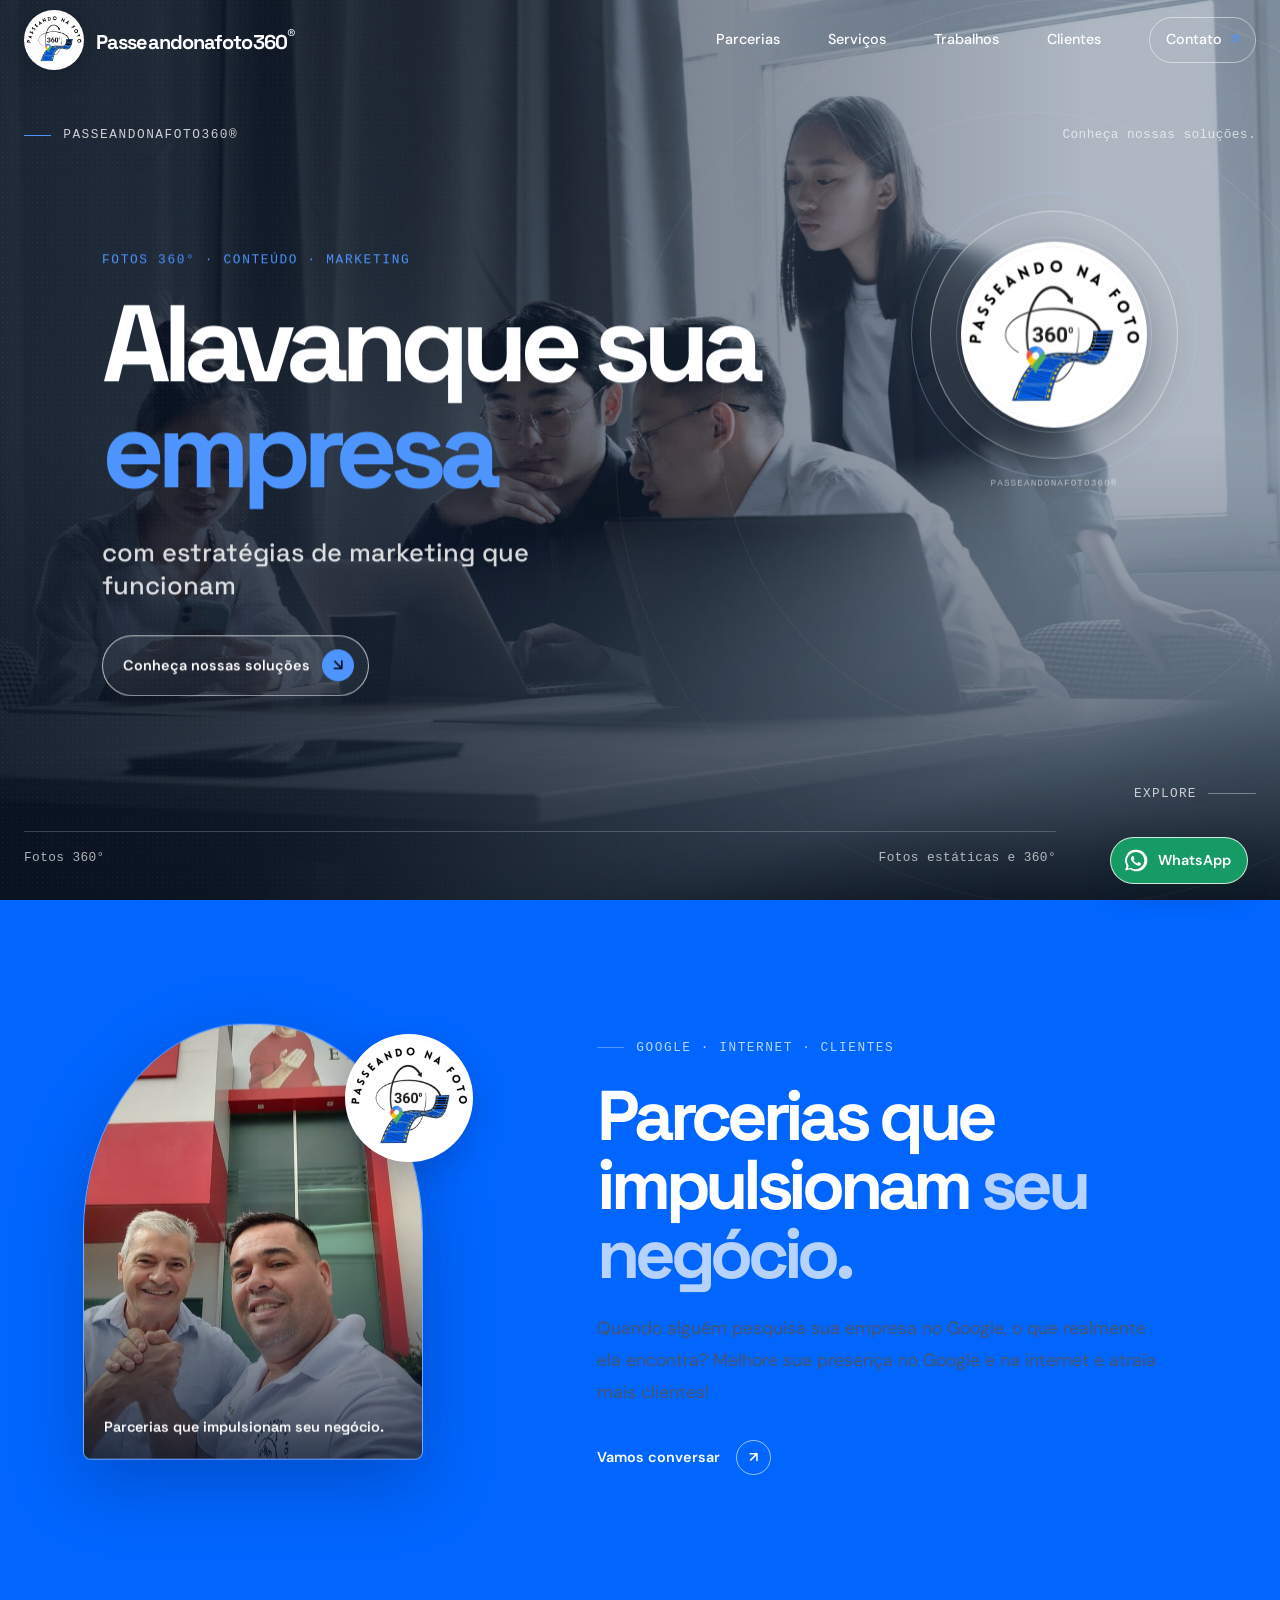
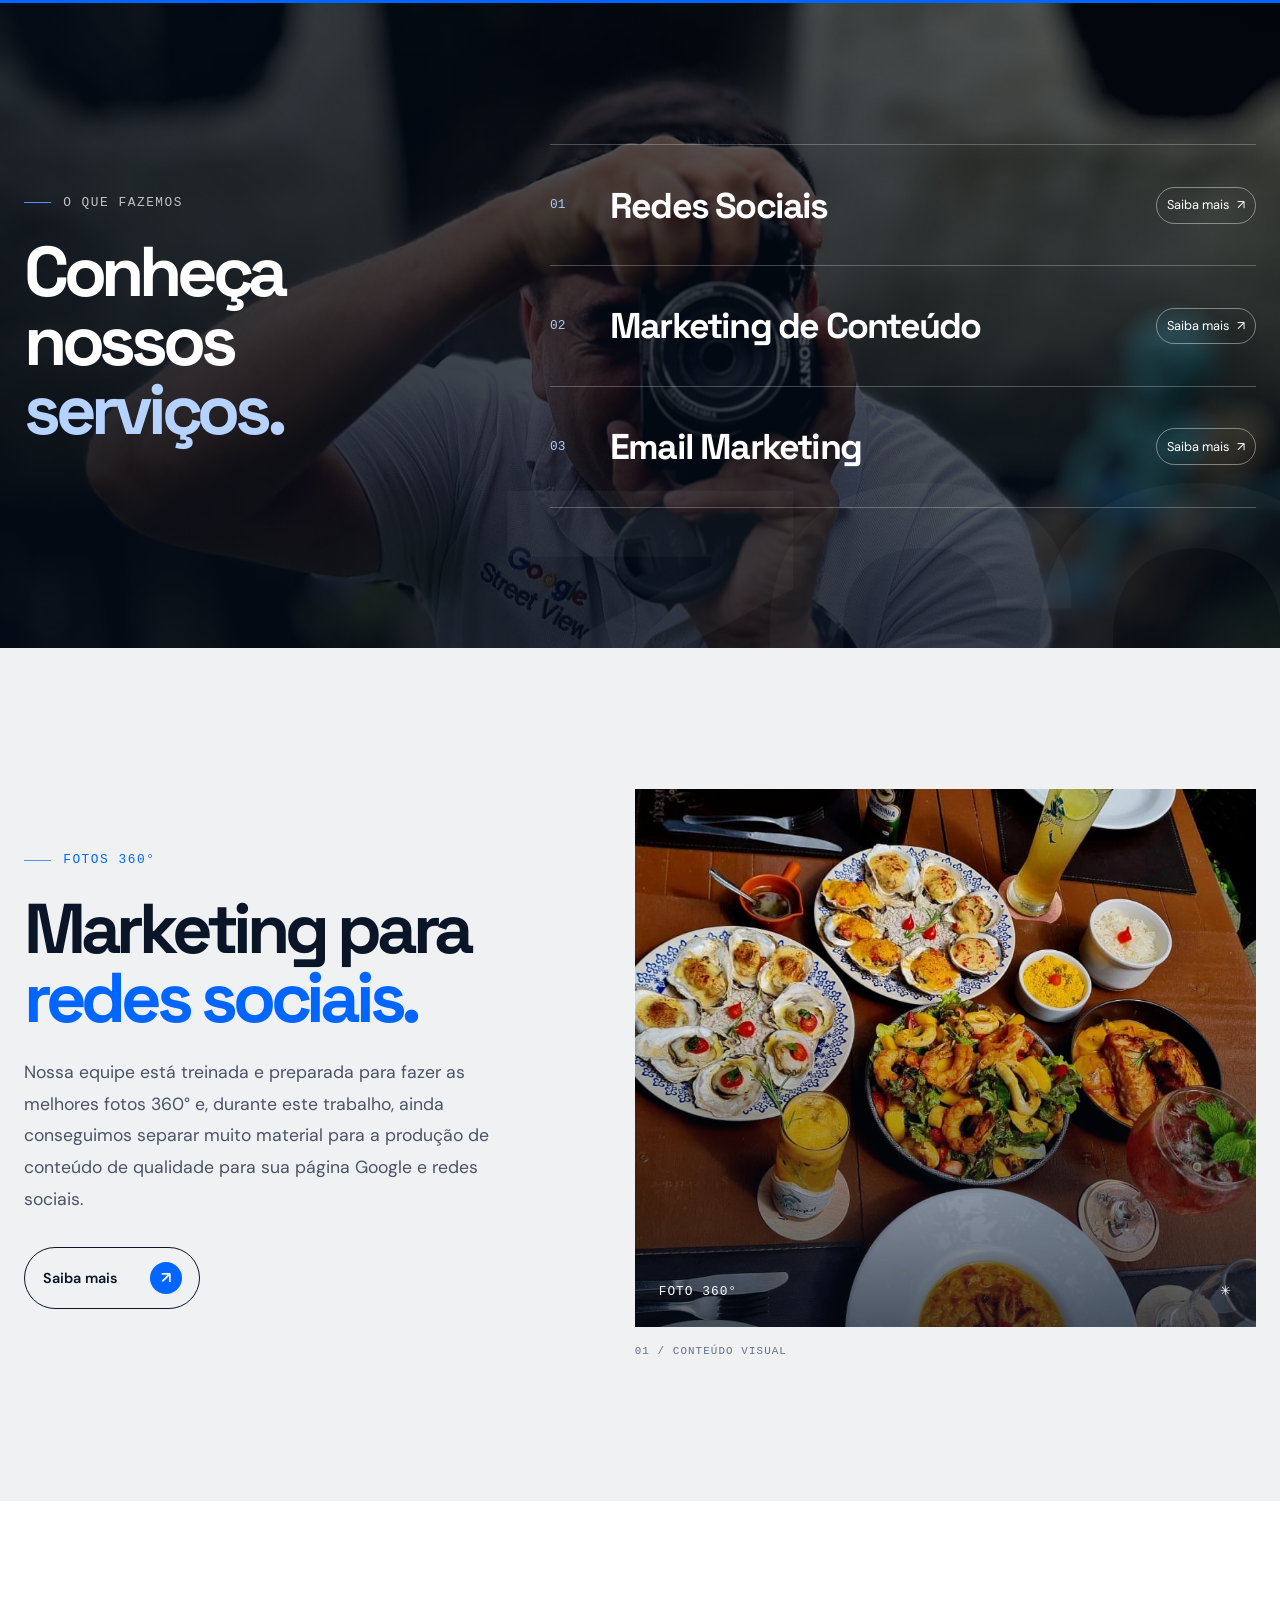
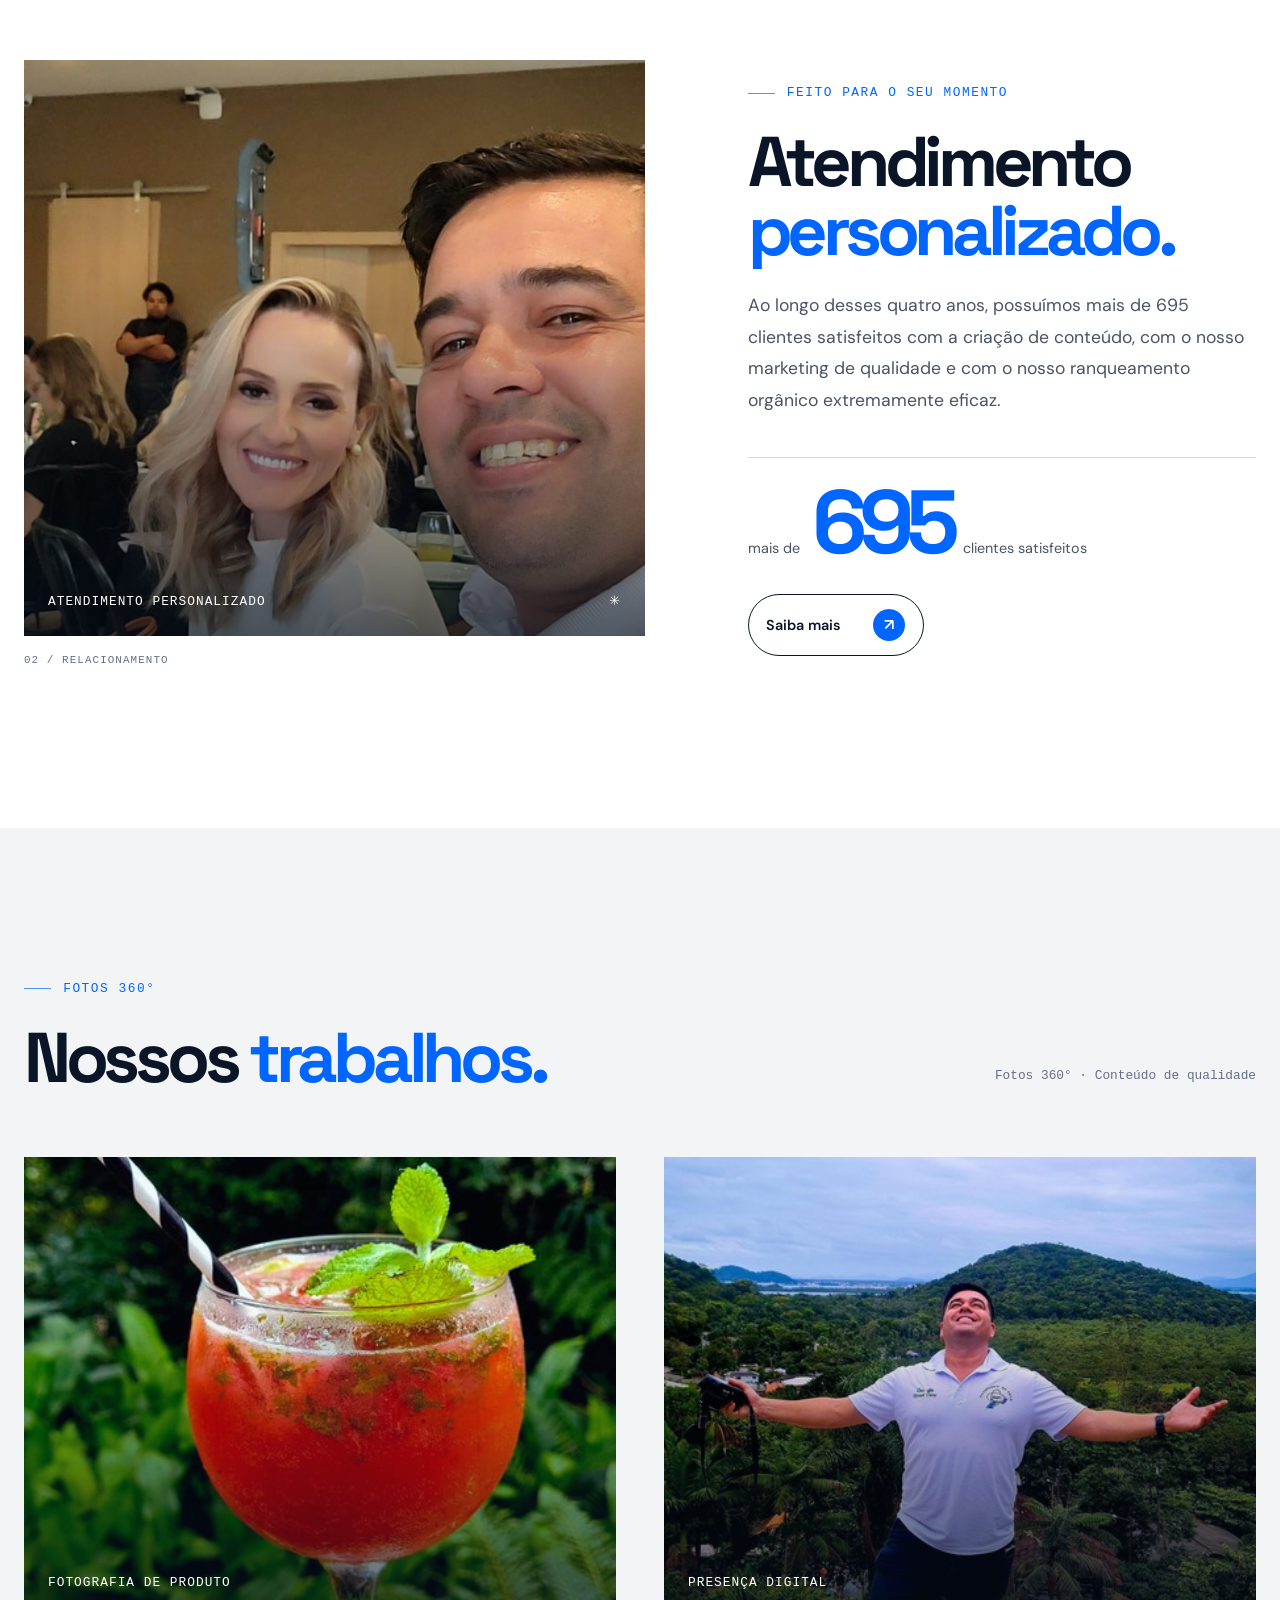
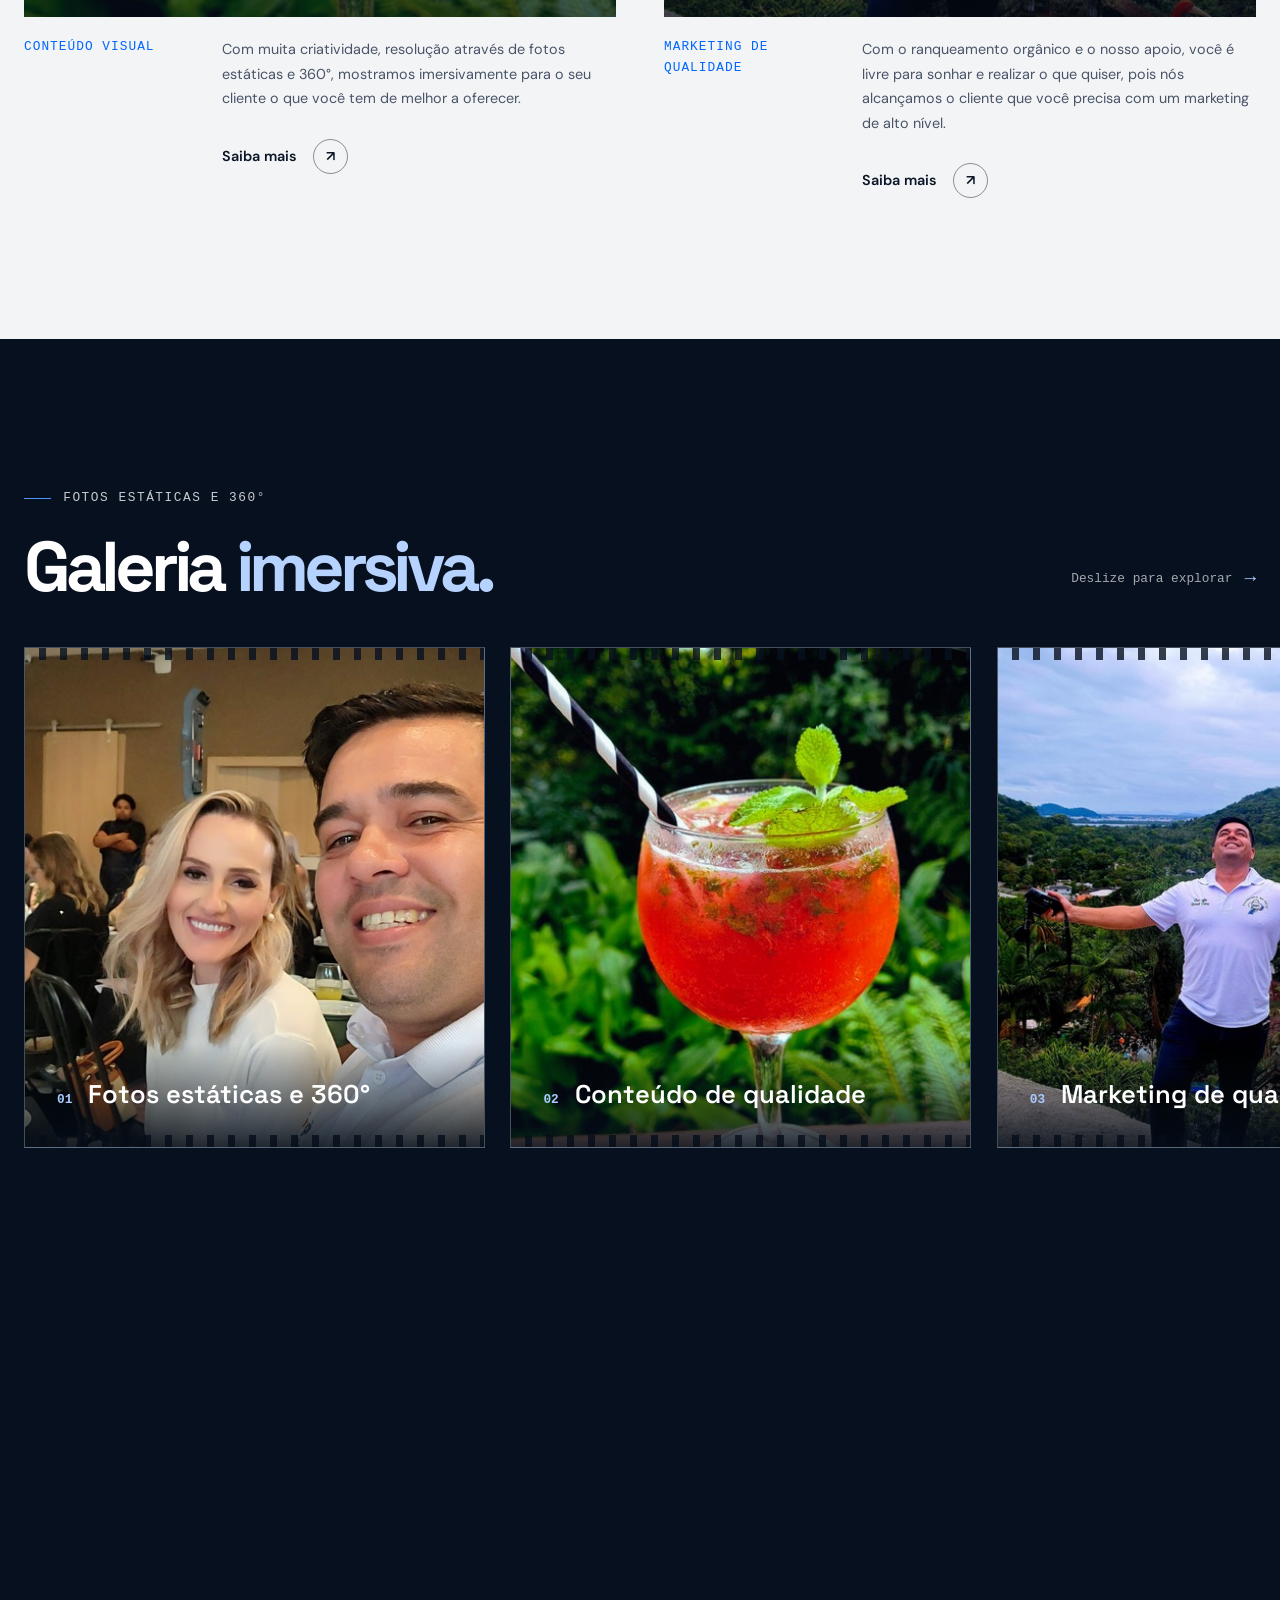
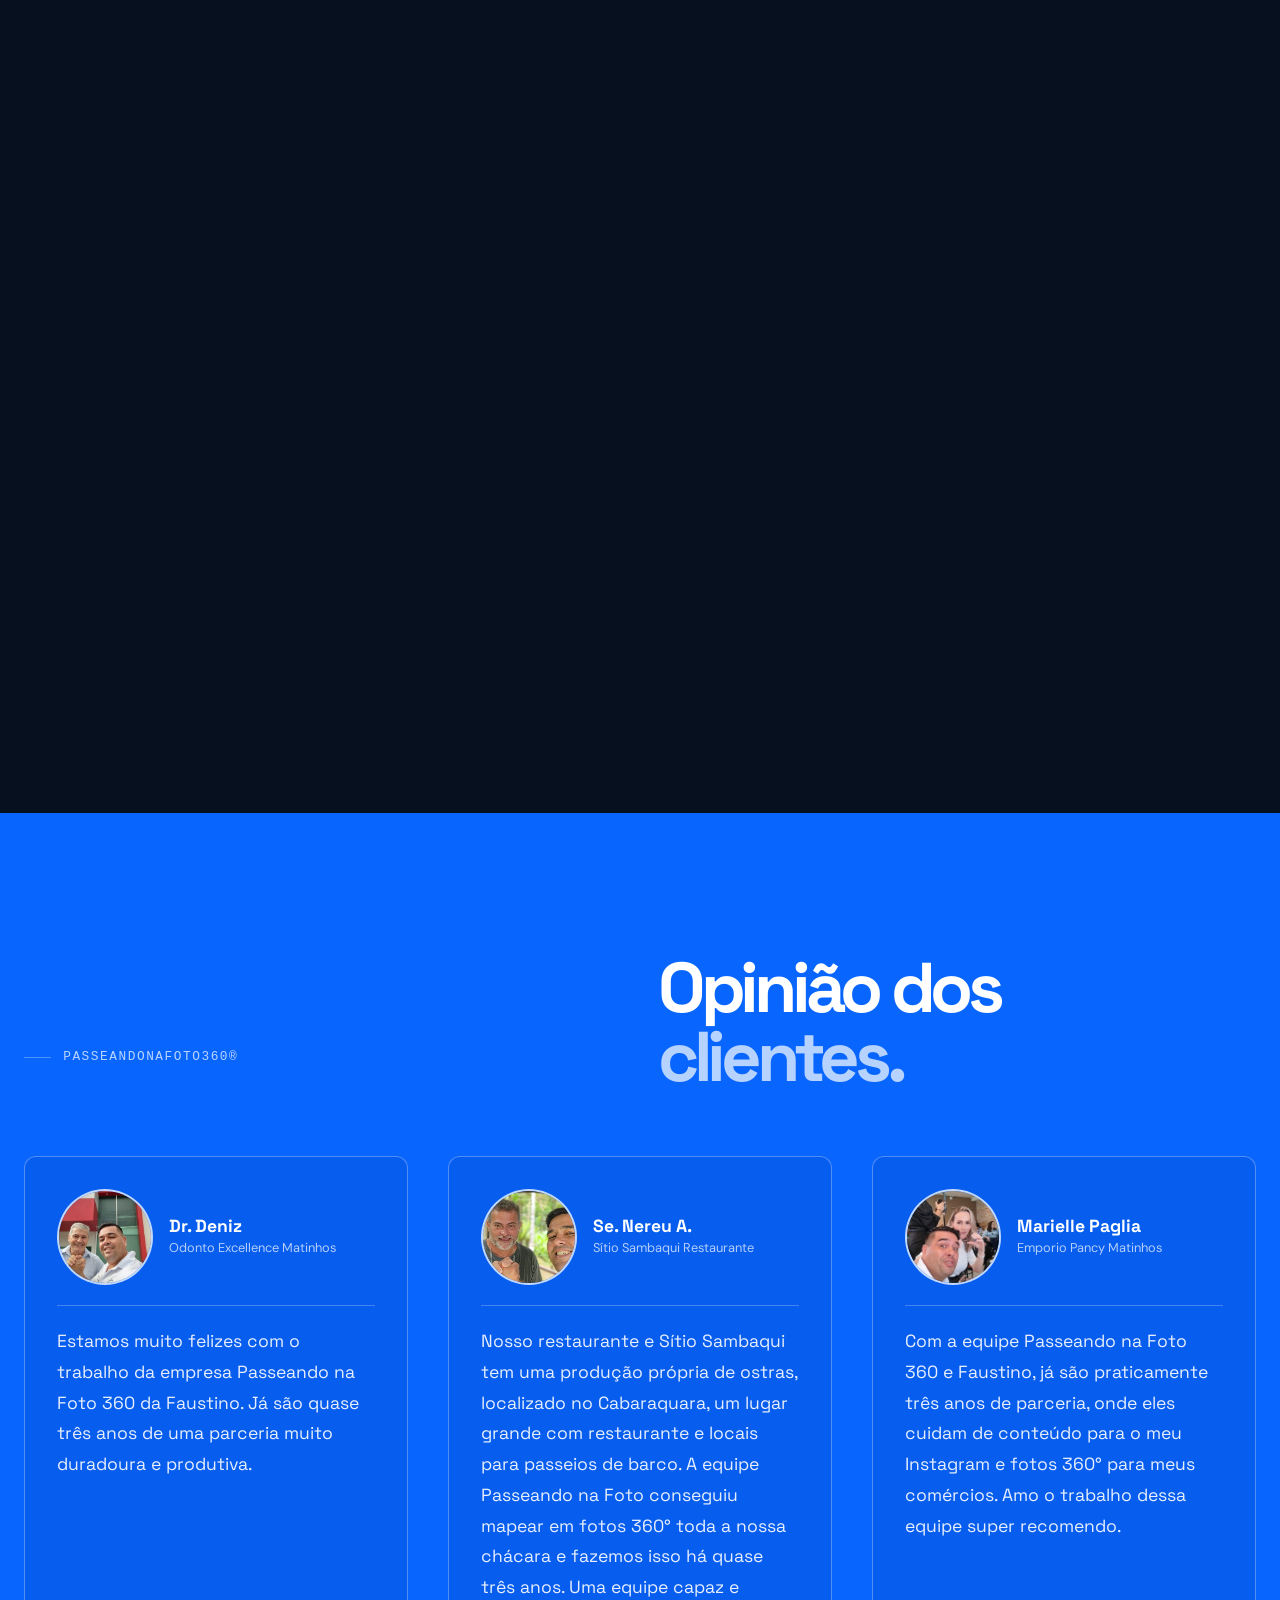
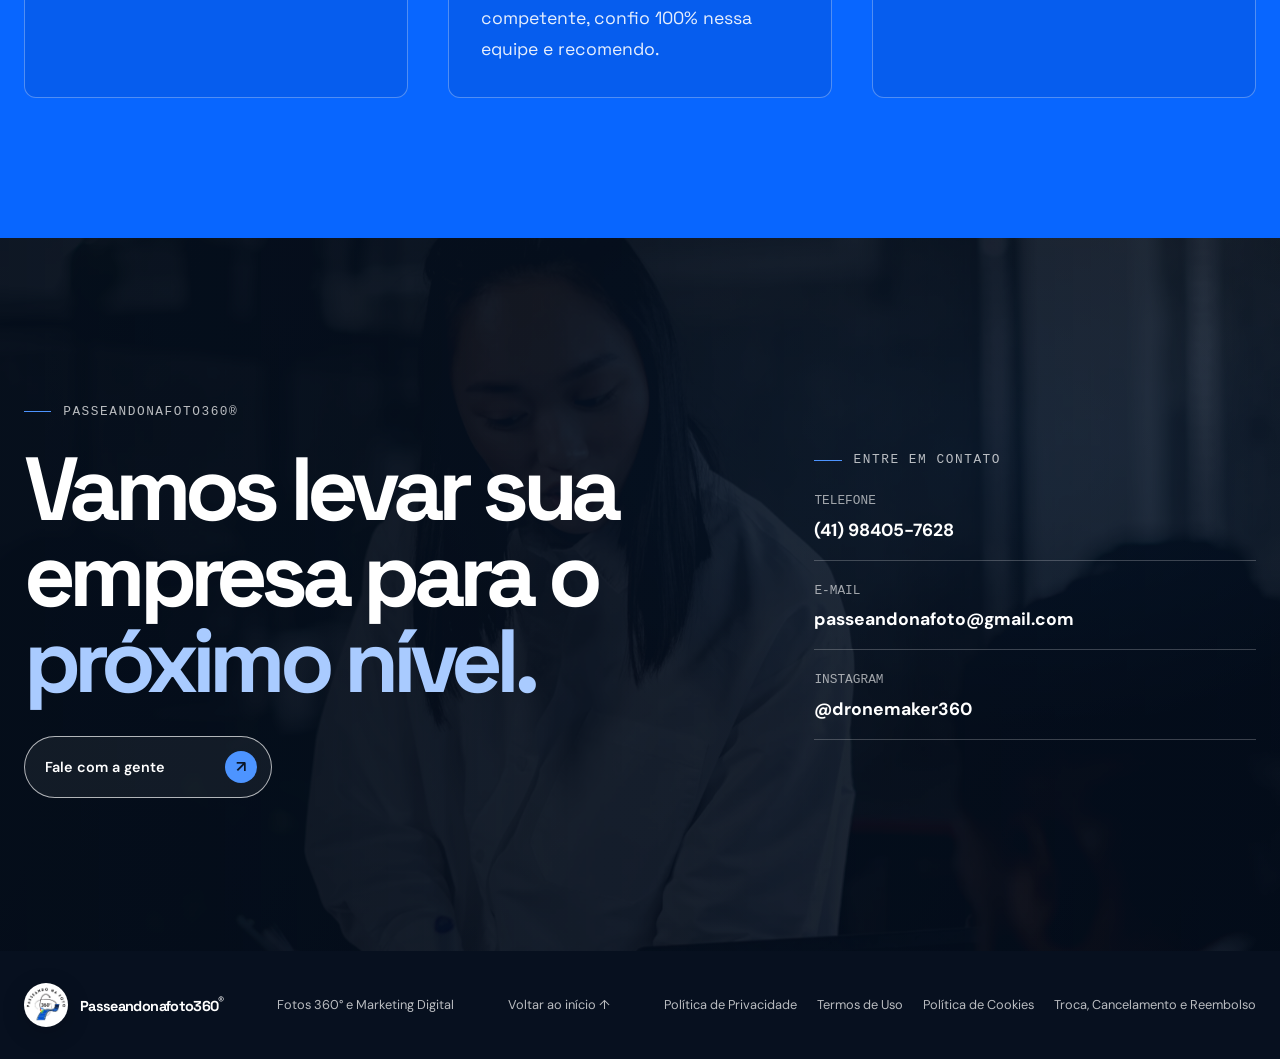
<file: projetos/passeandonafoto360/index.html>
<!doctype html>
<html lang="pt-BR">
  <head>
    <meta charset="utf-8">
    <meta name="viewport" content="width=device-width, initial-scale=1, viewport-fit=cover">
    <meta name="theme-color" content="#07101f">
    <title>Passeandonafoto360® | Fotos 360° e Marketing Digital</title>
    <meta
      name="description"
      content="Fotos 360°, conteúdo para redes sociais e marketing digital para fortalecer a presença da sua empresa na internet."
    >
    <link rel="canonical" href="https://passeandonafoto360.vercel.app/">
    <meta property="og:type" content="website">
    <meta property="og:locale" content="pt_BR">
    <meta property="og:url" content="https://passeandonafoto360.vercel.app/">
    <meta property="og:title" content="Passeandonafoto360® | Fotos 360° e Marketing Digital">
    <meta
      property="og:image"
      content="https://passeandonafoto360.vercel.app/assets/img/2919fdc578ff3942c7795d85e6465710.png"
    >
    <meta property="og:image:width" content="2400">
    <meta property="og:image:height" content="1600">
    <meta
      property="og:description"
      content="Fotos 360°, conteúdo para redes sociais e marketing digital para fortalecer a presença da sua empresa na internet."
    >
    <meta name="twitter:card" content="summary_large_image">
    <meta name="twitter:title" content="Passeandonafoto360® | Fotos 360° e Marketing Digital">
    <meta
      name="twitter:description"
      content="Fotos 360°, conteúdo para redes sociais e marketing digital para fortalecer a presença da sua empresa na internet."
    >
    <meta
      name="twitter:image"
      content="https://passeandonafoto360.vercel.app/assets/img/2919fdc578ff3942c7795d85e6465710.png"
    >
    <link
      rel="icon"
      type="image/png"
      href="assets/img/43f4f96f05412e91096c1b17351da0f0.png"
    >
    <link rel="preconnect" href="https://fonts.googleapis.com">
    <link rel="preconnect" href="https://fonts.gstatic.com" crossorigin>
    <link
      href="https://fonts.googleapis.com/css2?family=DM+Sans:wght@400;500;600;700&family=Space+Grotesk:wght@400;500;600;700&display=swap"
      rel="stylesheet"
    >
    <link rel="stylesheet" href="css/base.css">
    <link rel="stylesheet" href="css/layout.css">
    <link rel="stylesheet" href="css/parallax.css">
    <script type="module" src="js/main.js"></script>
    <script type="application/ld+json">
      {
        "@context": "https://schema.org",
        "@type": "LocalBusiness",
        "name": "Passeandonafoto360®",
        "url": "https://passeandonafoto360.vercel.app/",
        "image": "https://passeandonafoto360.vercel.app/assets/img/2919fdc578ff3942c7795d85e6465710.png",
        "telephone": "+55-41-98405-7628",
        "email": "passeandonafoto@gmail.com",
        "description": "Fotos 360°, conteúdo para redes sociais e marketing digital."
      }
    </script>
  </head>
  <body>
    <a class="skip-link" href="#conteudo">Pular para o conteúdo</a>

    <header class="site-header">
      <div class="header-inner">
        <a class="brand" href="#inicio" aria-label="Passeandonafoto360®, início">
          <img
            class="brand-logo"
            src="assets/img/43f4f96f05412e91096c1b17351da0f0.png"
            width="732"
            height="732"
            alt=""
            loading="eager"
          >
          <span class="brand-name">Passeandonafoto360<sup>®</sup></span>
        </a>
        <button
          class="menu-toggle"
          type="button"
          aria-label="Abrir menu"
          aria-expanded="false"
          aria-controls="primary-navigation"
        >
          <span class="menu-toggle-lines" aria-hidden="true"></span>
        </button>
        <nav class="primary-navigation" id="primary-navigation" aria-label="Navegação principal">
          <a href="#parcerias">Parcerias</a>
          <a href="#servicos">Serviços</a>
          <a href="#trabalhos">Trabalhos</a>
          <a href="#depoimentos">Clientes</a>
          <a class="nav-contact" href="#contato">Contato <span aria-hidden="true">↗</span></a>
        </nav>
      </div>
      <span class="header-progress" aria-hidden="true"></span>
    </header>

    <main id="conteudo">
      <section class="hero" id="inicio" aria-labelledby="hero-title">
        <div class="hero-backdrop" aria-hidden="true">
          <img
            class="hero-photo"
            src="assets/img/2919fdc578ff3942c7795d85e6465710.png"
            width="2400"
            height="1600"
            alt=""
            fetchpriority="high"
            data-parallax
            data-speed="-0.2"
            data-axis="y"
            data-scale="0.04"
            data-mouse-parallax
          >
        </div>
        <div class="hero-shade" aria-hidden="true"></div>
        <div class="hero-grain" aria-hidden="true"></div>
        <div class="hero-topline">
          <span class="eyebrow">Passeandonafoto360®</span>
          <span class="hero-topline-note">Conheça nossas soluções.</span>
        </div>
        <div
          class="hero-orbit"
          data-parallax
          data-speed="0.3"
          data-axis="y"
        >
          <img
            class="hero-orbit-logo"
            src="assets/img/43f4f96f05412e91096c1b17351da0f0.png"
            width="732"
            height="732"
            alt="Logo da Passeandonafoto360®"
            loading="eager"
          >
          <span class="orbit-caption">Passeandonafoto360®</span>
        </div>
        <div
          class="hero-content"
          data-parallax
          data-speed="-0.12"
          data-axis="y"
          data-fade="0.55"
          data-mouse-parallax
        >
          <p class="hero-kicker reveal">Fotos 360° · Conteúdo · Marketing</p>
          <h1 id="hero-title" class="reveal">
            Alavanque sua
            <span>empresa</span>
          </h1>
          <p class="hero-subtitle reveal" data-reveal-delay="1">
            com estratégias de marketing que funcionam
          </p>
          <a class="btn btn--hero reveal" href="#servicos" data-reveal-delay="2">
            <span>Conheça nossas soluções</span>
            <span class="btn-arrow" aria-hidden="true">↘</span>
          </a>
        </div>
        <div class="hero-bottomline" aria-hidden="true">
          <span>Fotos 360°</span>
          <span>Fotos estáticas e 360°</span>
        </div>
        <a class="hero-scroll" href="#parcerias">
          <span>Explore</span>
          <span class="scroll-line" aria-hidden="true"></span>
        </a>
      </section>

      <section class="partnerships section-pad" id="parcerias" aria-labelledby="partnerships-title">
        <div class="container partnerships-grid">
          <div class="partnership-visual reveal">
            <figure class="partnership-photo-frame" data-parallax data-speed="0.12" data-axis="y">
              <img
                src="assets/img/4cc4f3c906b710d645913f786e57270a.jpg"
                width="600"
                height="800"
                alt="Registro fotográfico de uma parceria da Passeandonafoto360®"
                loading="lazy"
              >
              <figcaption>Parcerias que impulsionam seu negócio.</figcaption>
            </figure>
            <img
              class="partnership-logo"
              src="assets/img/43f4f96f05412e91096c1b17351da0f0.png"
              width="732"
              height="732"
              alt=""
              loading="lazy"
            >
          </div>
          <div class="partnership-copy">
            <p class="eyebrow eyebrow--blue reveal">Google · Internet · Clientes</p>
            <h2 class="section-title reveal" id="partnerships-title">
              Parcerias que impulsionam <span>seu negócio.</span>
            </h2>
            <p class="body-copy reveal" data-reveal-delay="1">
              Quando alguém pesquisa sua empresa no Google, o que realmente ela encontra?
              Melhore sua presença no Google e na internet e atraia mais clientes!
            </p>
            <a class="text-link reveal" href="https://wa.me/5541984057628?text=Ol%C3%A1%20gostaria%20de%20saber%20mais%20sobre%20os%20seus%20produtos%20seu%20ranqueamento%20org%C3%A2nico%20e%20as%20cria%C3%A7%C3%B5es%20de%20conte%C3%BAdo%20e%20p%C3%A1gina%20Google%20." target="_blank" rel="noopener noreferrer" data-reveal-delay="2">
              Vamos conversar <span aria-hidden="true">↗</span>
            </a>
          </div>
        </div>
      </section>

      <section class="services section-pad" id="servicos" aria-labelledby="services-title">
        <div class="services-backdrop" aria-hidden="true">
          <img
            class="services-photo"
            src="assets/img/26526cfdb4fd352d512f609b2c9835dc.jpg"
            width="1350"
            height="2400"
            alt=""
            loading="lazy"
            data-parallax
            data-speed="-0.12"
            data-axis="y"
          >
        </div>
        <div class="services-overlay" aria-hidden="true"></div>
        <div class="container services-grid">
          <div class="services-intro">
            <p class="eyebrow reveal">O que fazemos</p>
            <h2 class="section-title section-title--light reveal" id="services-title">
              Conheça nossos <span>serviços.</span>
            </h2>
          </div>
          <div class="service-list">
            <article class="service-card reveal">
              <span class="service-number">01</span>
              <h3>Redes Sociais</h3>
              <a href="#marketing-social">Saiba mais <span aria-hidden="true">↗</span></a>
            </article>
            <article class="service-card reveal" data-reveal-delay="1">
              <span class="service-number">02</span>
              <h3>Marketing de Conteúdo</h3>
              <a href="#marketing-social">Saiba mais <span aria-hidden="true">↗</span></a>
            </article>
            <article class="service-card reveal" data-reveal-delay="2">
              <span class="service-number">03</span>
              <h3>Email Marketing</h3>
              <a href="#contato">Saiba mais <span aria-hidden="true">↗</span></a>
            </article>
          </div>
        </div>
        <span class="services-decoration" aria-hidden="true">360</span>
      </section>

      <section class="feature-section section-pad" id="marketing-social" aria-labelledby="social-title">
        <div class="container feature-grid">
          <div class="feature-copy">
            <p class="eyebrow eyebrow--blue reveal">Fotos 360°</p>
            <h2 class="section-title reveal" id="social-title">
              Marketing para <span>redes sociais.</span>
            </h2>
            <p class="body-copy reveal" data-reveal-delay="1">
              Nossa equipe está treinada e preparada para fazer as melhores fotos 360° e,
              durante este trabalho, ainda conseguimos separar muito material para a
              produção de conteúdo de qualidade para sua página Google e redes sociais.
            </p>
            <a
              class="btn btn--dark reveal"
              href="https://wa.me/5541984057628?text=Ol%C3%A1%20gostaria%20de%20saber%20mais%20sobre%20os%20seus%20produtos%20seu%20ranqueamento%20org%C3%A2nico%20e%20as%20cria%C3%A7%C3%B5es%20de%20conte%C3%BAdo%20e%20p%C3%A1gina%20Google%20."
              target="_blank"
              rel="noopener noreferrer"
              data-reveal-delay="2"
            >
              <span>Saiba mais</span>
              <span class="btn-arrow" aria-hidden="true">↗</span>
            </a>
          </div>
          <div class="feature-visual reveal">
            <div class="image-placeholder image-placeholder--food">
              <img
                src="assets/img/06e673eda54482e1d4e4cde7113904f2.jpg"
                width="906"
                height="1280"
                alt="Fotografia de conteúdo para redes sociais"
                loading="lazy"
                data-parallax
                data-speed="0.12"
                data-axis="y"
              >
              <span class="placeholder-label">Foto 360° <span aria-hidden="true">✳</span></span>
            </div>
            <span class="visual-index">01 / CONTEÚDO VISUAL</span>
          </div>
        </div>
      </section>

      <section class="personalized section-pad" aria-labelledby="personalized-title">
        <div class="container personalized-grid">
          <div class="personalized-visual reveal">
            <div class="image-placeholder image-placeholder--people">
              <img
                src="assets/img/d5dd805fbf160d103430d4fc588a64d9.jpg"
                width="686"
                height="1600"
                alt="Fotografia de atendimento personalizado da Passeandonafoto360®"
                loading="lazy"
                data-parallax
                data-speed="-0.1"
                data-axis="y"
              >
              <span class="placeholder-label">Atendimento personalizado <span aria-hidden="true">✳</span></span>
            </div>
            <span class="visual-index">02 / RELACIONAMENTO</span>
          </div>
          <div class="personalized-copy">
            <p class="eyebrow eyebrow--blue reveal">Feito para o seu momento</p>
            <h2 class="section-title reveal" id="personalized-title">
              Atendimento <span>personalizado.</span>
            </h2>
            <p class="body-copy reveal" data-reveal-delay="1">
              Ao longo desses quatro anos, possuímos mais de 695 clientes satisfeitos
              com a criação de conteúdo, com o nosso marketing de qualidade e com o
              nosso ranqueamento orgânico extremamente eficaz.
            </p>
            <div class="client-count reveal" data-reveal-delay="2">
              <span class="client-count-prefix">mais de</span>
              <span class="client-count-number" data-counter="695" aria-hidden="true">695</span>
              <span class="client-count-label">clientes satisfeitos</span>
              <span class="sr-only">Mais de 695 clientes satisfeitos.</span>
            </div>
            <a
              class="btn btn--dark reveal"
              href="https://www.instagram.com/dronemaker360/"
              target="_blank"
              rel="noopener noreferrer"
              data-reveal-delay="3"
            >
              <span>Saiba mais</span>
              <span class="btn-arrow" aria-hidden="true">↗</span>
            </a>
          </div>
        </div>
      </section>

      <section class="work-section section-pad" id="trabalhos" aria-labelledby="work-title">
        <div class="container">
          <div class="section-heading">
            <div>
              <p class="eyebrow eyebrow--blue reveal">Fotos 360°</p>
              <h2 class="section-title reveal" id="work-title">Nossos <span>trabalhos.</span></h2>
            </div>
            <span class="heading-aside reveal">Fotos 360° · Conteúdo de qualidade</span>
          </div>
          <div class="work-grid">
            <article class="work-card reveal">
              <div class="image-placeholder image-placeholder--drink">
                <img
                  src="assets/img/31097602d57ae872496386e36f5f9cb7.jpg"
                  width="450"
                  height="800"
                  alt="Fotografia de um trabalho da Passeandonafoto360®"
                  loading="lazy"
                >
                <span class="placeholder-label">Fotografia de produto</span>
              </div>
              <div class="work-caption">
                <span class="work-category">Conteúdo visual</span>
                <p>
                  Com muita criatividade, resolução através de fotos estáticas e 360°,
                  mostramos imersivamente para o seu cliente o que você tem de melhor a oferecer.
                </p>
                <a class="text-link work-link" href="https://www.instagram.com/dronemaker360/" target="_blank" rel="noopener noreferrer">
                  Saiba mais <span aria-hidden="true">↗</span>
                </a>
              </div>
            </article>
            <article class="work-card reveal" data-reveal-delay="1">
              <div class="image-placeholder image-placeholder--landscape">
                <img
                  src="assets/img/dfedc5e599abafb7649f6fbb16c6294c.jpg"
                  width="450"
                  height="800"
                  alt="Fotografia de um trabalho da Passeandonafoto360®"
                  loading="lazy"
                >
                <span class="placeholder-label">Presença digital</span>
              </div>
              <div class="work-caption">
                <span class="work-category">Marketing de qualidade</span>
                <p>
                  Com o ranqueamento orgânico e o nosso apoio, você é livre para sonhar
                  e realizar o que quiser, pois nós alcançamos o cliente que você precisa
                  com um marketing de alto nível.
                </p>
                <a class="text-link work-link" href="https://www.instagram.com/dronemaker360/" target="_blank" rel="noopener noreferrer">
                  Saiba mais <span aria-hidden="true">↗</span>
                </a>
              </div>
            </article>
          </div>
        </div>
      </section>

      <section class="film-gallery" aria-labelledby="gallery-title">
        <div class="film-gallery-sticky">
          <div class="container film-gallery-heading">
            <div>
              <p class="eyebrow reveal">Fotos estáticas e 360°</p>
              <h2 class="section-title section-title--light reveal" id="gallery-title">Galeria <span>imersiva.</span></h2>
            </div>
            <p class="gallery-instruction">Deslize para explorar <span aria-hidden="true">→</span></p>
          </div>
          <div class="film-window" tabindex="0" aria-label="Galeria horizontal de trabalhos">
            <div class="film-track" data-gallery-track>
              <figure class="film-card">
                <img
                  src="assets/img/d5dd805fbf160d103430d4fc588a64d9.jpg"
                  width="686"
                  height="1600"
                  alt="Fotografia relacionada ao atendimento personalizado"
                  loading="lazy"
                >
                <figcaption><span>01</span> Fotos estáticas e 360°</figcaption>
              </figure>
              <figure class="film-card">
                <img
                  src="assets/img/31097602d57ae872496386e36f5f9cb7.jpg"
                  width="450"
                  height="800"
                  alt="Fotografia de um trabalho da Passeandonafoto360®"
                  loading="lazy"
                >
                <figcaption><span>02</span> Conteúdo de qualidade</figcaption>
              </figure>
              <figure class="film-card">
                <img
                  src="assets/img/dfedc5e599abafb7649f6fbb16c6294c.jpg"
                  width="450"
                  height="800"
                  alt="Fotografia de um trabalho da Passeandonafoto360®"
                  loading="lazy"
                >
                <figcaption><span>03</span> Marketing de qualidade</figcaption>
              </figure>
              <figure class="film-card">
                <img
                  src="assets/img/galeria-fotografia-360.png"
                  width="484"
                  height="740"
                  alt="Fotografia aérea 360° de uma cidade vista do céu"
                  loading="lazy"
                >
                <figcaption><span>04</span> Fotografia aérea 360°</figcaption>
              </figure>
              <figure class="film-card film-card--message">
                <span class="film-message-mark" aria-hidden="true">360°</span>
                <figcaption><span>05</span> Passeandonafoto360®</figcaption>
              </figure>
            </div>
          </div>
        </div>
      </section>

      <section class="testimonials section-pad" id="depoimentos" aria-labelledby="testimonials-title">
        <div class="container">
          <div class="testimonials-heading">
            <p class="eyebrow reveal">Passeandonafoto360®</p>
            <h2 class="section-title section-title--light reveal" id="testimonials-title">
              Opinião dos <span>clientes.</span>
            </h2>
          </div>
          <div class="testimonial-grid">
            <article class="testimonial-card reveal">
              <div class="testimonial-person">
                <img class="testimonial-avatar testimonial-avatar--deniz" src="assets/img/4cc4f3c906b710d645913f786e57270a.jpg" width="600" height="800" alt="" loading="lazy">
                <div><h3>Dr. Deniz</h3><p>Odonto Excellence Matinhos</p></div>
              </div>
              <blockquote>
                Estamos muito felizes com o trabalho da empresa Passeando na Foto 360
                da Faustino. Já são quase três anos de uma parceria muito duradoura e produtiva.
              </blockquote>
            </article>
            <article class="testimonial-card reveal" data-reveal-delay="1">
              <div class="testimonial-person">
                <img class="testimonial-avatar testimonial-avatar--nereu" src="assets/img/d15fb57986a23892148ab5de86c16717.jpg" width="343" height="800" alt="" loading="lazy">
                <div><h3>Se. Nereu A.</h3><p>Sítio Sambaqui Restaurante</p></div>
              </div>
              <blockquote>
                Nosso restaurante e Sítio Sambaqui tem uma produção própria de ostras,
                localizado no Cabaraquara, um lugar grande com restaurante e locais para
                passeios de barco. A equipe Passeando na Foto conseguiu mapear em fotos
                360° toda a nossa chácara e fazemos isso há quase três anos. Uma equipe
                capaz e competente, confio 100% nessa equipe e recomendo.
              </blockquote>
            </article>
            <article class="testimonial-card reveal" data-reveal-delay="2">
              <div class="testimonial-person">
                <img class="testimonial-avatar testimonial-avatar--marielle" src="assets/img/fd327c4565fcea2e6298e3eea4c41f2b.jpg" width="214" height="384" alt="" loading="lazy">
                <div><h3>Marielle Paglia</h3><p>Emporio Pancy Matinhos</p></div>
              </div>
              <blockquote>
                Com a equipe Passeando na Foto 360 e Faustino, já são praticamente três
                anos de parceria, onde eles cuidam de conteúdo para o meu Instagram e
                fotos 360° para meus comércios. Amo o trabalho dessa equipe super recomendo.
              </blockquote>
            </article>
          </div>
        </div>
      </section>

      <section class="contact-cta" id="contato" aria-labelledby="contact-title">
        <div class="contact-backdrop" aria-hidden="true">
          <img
            src="assets/img/0666bcb53e045a7f6ef609764026cf6e.png"
            width="1600"
            height="2400"
            alt=""
            loading="lazy"
            data-parallax
            data-speed="-0.14"
            data-axis="y"
          >
        </div>
        <div class="contact-shade" aria-hidden="true"></div>
        <div class="container contact-grid">
          <div class="contact-message">
            <p class="eyebrow reveal">Passeandonafoto360®</p>
            <h2 class="reveal" id="contact-title">
              Vamos levar sua empresa para o <span>próximo nível.</span>
            </h2>
            <a class="btn btn--hero reveal" href="https://wa.me/5541984057628?text=Ol%C3%A1%20gostaria%20de%20saber%20mais%20sobre%20os%20seus%20produtos%20seu%20ranqueamento%20org%C3%A2nico%20e%20as%20cria%C3%A7%C3%B5es%20de%20conte%C3%BAdo%20e%20p%C3%A1gina%20Google%20." target="_blank" rel="noopener noreferrer">
              <span>Fale com a gente</span><span class="btn-arrow" aria-hidden="true">↗</span>
            </a>
          </div>
          <div class="contact-details reveal">
            <p class="eyebrow">Entre em contato</p>
            <a href="tel:+5541984057628"><span>Telefone</span><strong>(41) 98405-7628</strong></a>
            <a href="mailto:passeandonafoto@gmail.com"><span>E-mail</span><strong>passeandonafoto@gmail.com</strong></a>
            <a href="https://www.instagram.com/dronemaker360/" target="_blank" rel="noopener noreferrer">
              <span>Instagram</span><strong>@dronemaker360</strong>
            </a>
          </div>
        </div>
      </section>
    </main>

    <footer class="site-footer">
      <div class="container footer-inner">
        <a class="brand brand--footer" href="#inicio" aria-label="Passeandonafoto360®, voltar ao início">
          <img
            class="brand-logo"
            src="assets/img/43f4f96f05412e91096c1b17351da0f0.png"
            width="732"
            height="732"
            alt=""
            loading="lazy"
          >
          <span class="brand-name">Passeandonafoto360<sup>®</sup></span>
        </a>
        <p>Fotos 360° e Marketing Digital</p>
        <a class="footer-top" href="#inicio">Voltar ao início <span aria-hidden="true">↑</span></a>
        <nav class="footer-legal" aria-label="Informações legais">
          <a href="politica-de-privacidade.html">Política de Privacidade</a>
          <a href="termos-de-uso.html">Termos de Uso</a>
          <a href="politica-de-cookies.html">Política de Cookies</a>
          <a href="politica-de-troca-e-reembolso.html">Troca, Cancelamento e Reembolso</a>
        </nav>
      </div>
    </footer>

    <a
      class="whatsapp-float"
      href="https://wa.me/5541984057628?text=Ol%C3%A1%20gostaria%20de%20saber%20mais%20sobre%20os%20seus%20produtos%20seu%20ranqueamento%20org%C3%A2nico%20e%20as%20cria%C3%A7%C3%B5es%20de%20conte%C3%BAdo%20e%20p%C3%A1gina%20Google%20."
      target="_blank"
      rel="noopener noreferrer"
      aria-label="Fale com Passeandonafoto360® pelo WhatsApp"
    >
      <svg viewBox="0 0 24 24" aria-hidden="true" focusable="false">
        <path d="M12 2.5a9.3 9.3 0 0 0-8 14l-1.2 4.3 4.4-1.2A9.5 9.5 0 1 0 12 2.5Zm0 17.1a7.6 7.6 0 0 1-3.9-1.1l-.3-.2-2.6.7.7-2.5-.2-.3a7.6 7.6 0 1 1 6.3 3.4Zm4.2-5.7c-.2-.1-1.2-.6-1.4-.7s-.3-.1-.5.1l-.7.8c-.1.2-.3.2-.5.1a6.1 6.1 0 0 1-1.7-1 6.4 6.4 0 0 1-1.2-1.5c-.1-.2 0-.3.1-.4l.4-.5.2-.3c.1-.2 0-.3 0-.5l-.7-1.6c-.2-.4-.4-.4-.5-.4h-.5c-.2 0-.4.1-.6.3a2.5 2.5 0 0 0-.8 1.8 4.4 4.4 0 0 0 .9 2.3 10.1 10.1 0 0 0 3.9 3.5c.5.2.9.4 1.3.5.5.2 1 .2 1.4.1.4-.1 1.2-.5 1.4-1 .2-.5.2-.9.1-1-.1-.2-.2-.2-.5-.4Z"/>
      </svg>
      <span>WhatsApp</span>
    </a>
  </body>
</html>
</file>
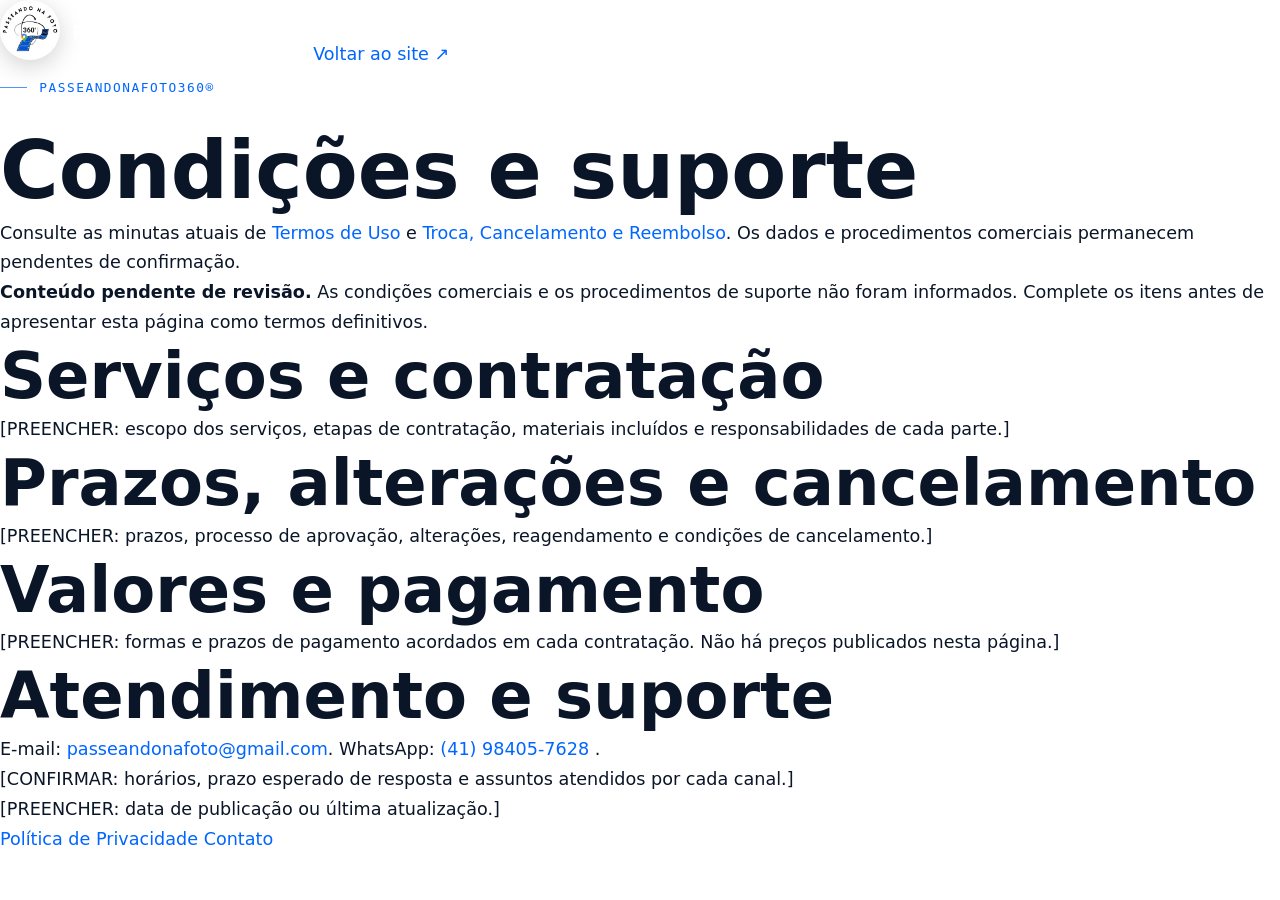
<file: projetos/passeandonafoto360/condicoes-e-suporte.html>
<!doctype html>
<html lang="pt-BR">
  <head>
    <meta charset="utf-8">
    <meta name="viewport" content="width=device-width, initial-scale=1">
    <meta name="robots" content="noindex,follow">
    <meta name="theme-color" content="#07101f">
    <title>Condições e suporte | Passeandonafoto360®</title>
    <meta
      name="description"
      content="Condições de atendimento e informações de suporte da Passeandonafoto360®."
    >
    <link rel="stylesheet" href="css/base.css">
    <link rel="stylesheet" href="css/layout.css">
  </head>
  <body class="legal-page">
    <a class="skip-link" href="#conteudo">Pular para o conteúdo</a>
    <header class="legal-top">
      <a class="brand" href="index.html" aria-label="Passeandonafoto360®, voltar ao início">
        <img
          class="brand-logo"
          src="assets/img/43f4f96f05412e91096c1b17351da0f0.png"
          width="732"
          height="732"
          alt=""
          loading="lazy"
        >
        <span class="brand-name">Passeandonafoto360<sup>®</sup></span>
      </a>
      <a class="legal-back" href="index.html">Voltar ao site <span aria-hidden="true">↗</span></a>
    </header>
    <main class="legal-content" id="conteudo">
      <p class="eyebrow eyebrow--blue">Passeandonafoto360®</p>
      <h1>Condições e suporte</h1>
      <p>Consulte as minutas atuais de <a href="termos-de-uso.html">Termos de Uso</a> e <a href="politica-de-troca-e-reembolso.html">Troca, Cancelamento e Reembolso</a>. Os dados e procedimentos comerciais permanecem pendentes de confirmação.</p>
      <p class="legal-notice">
        <strong>Conteúdo pendente de revisão.</strong> As condições comerciais e os
        procedimentos de suporte não foram informados. Complete os itens antes de
        apresentar esta página como termos definitivos.
      </p>
      <section aria-labelledby="conditions-services">
        <h2 id="conditions-services">Serviços e contratação</h2>
        <p>
          [PREENCHER: escopo dos serviços, etapas de contratação, materiais incluídos
          e responsabilidades de cada parte.]
        </p>
      </section>
      <section aria-labelledby="conditions-schedule">
        <h2 id="conditions-schedule">Prazos, alterações e cancelamento</h2>
        <p>
          [PREENCHER: prazos, processo de aprovação, alterações, reagendamento e
          condições de cancelamento.]
        </p>
      </section>
      <section aria-labelledby="conditions-payments">
        <h2 id="conditions-payments">Valores e pagamento</h2>
        <p>
          [PREENCHER: formas e prazos de pagamento acordados em cada contratação.
          Não há preços publicados nesta página.]
        </p>
      </section>
      <section aria-labelledby="conditions-support">
        <h2 id="conditions-support">Atendimento e suporte</h2>
        <p>
          E-mail:
          <a href="mailto:passeandonafoto@gmail.com">passeandonafoto@gmail.com</a>.
          WhatsApp:
          <a href="https://wa.me/5541984057628" target="_blank" rel="noopener noreferrer">
            (41) 98405-7628
          </a>.
        </p>
        <p>
          [CONFIRMAR: horários, prazo esperado de resposta e assuntos atendidos por cada canal.]
        </p>
      </section>
      <p class="legal-updated">[PREENCHER: data de publicação ou última atualização.]</p>
    </main>
    <footer class="legal-footer">
      <a href="politica-de-privacidade.html">Política de Privacidade</a>
      <a href="index.html#contato">Contato</a>
    </footer>
  </body>
</html>
</file>
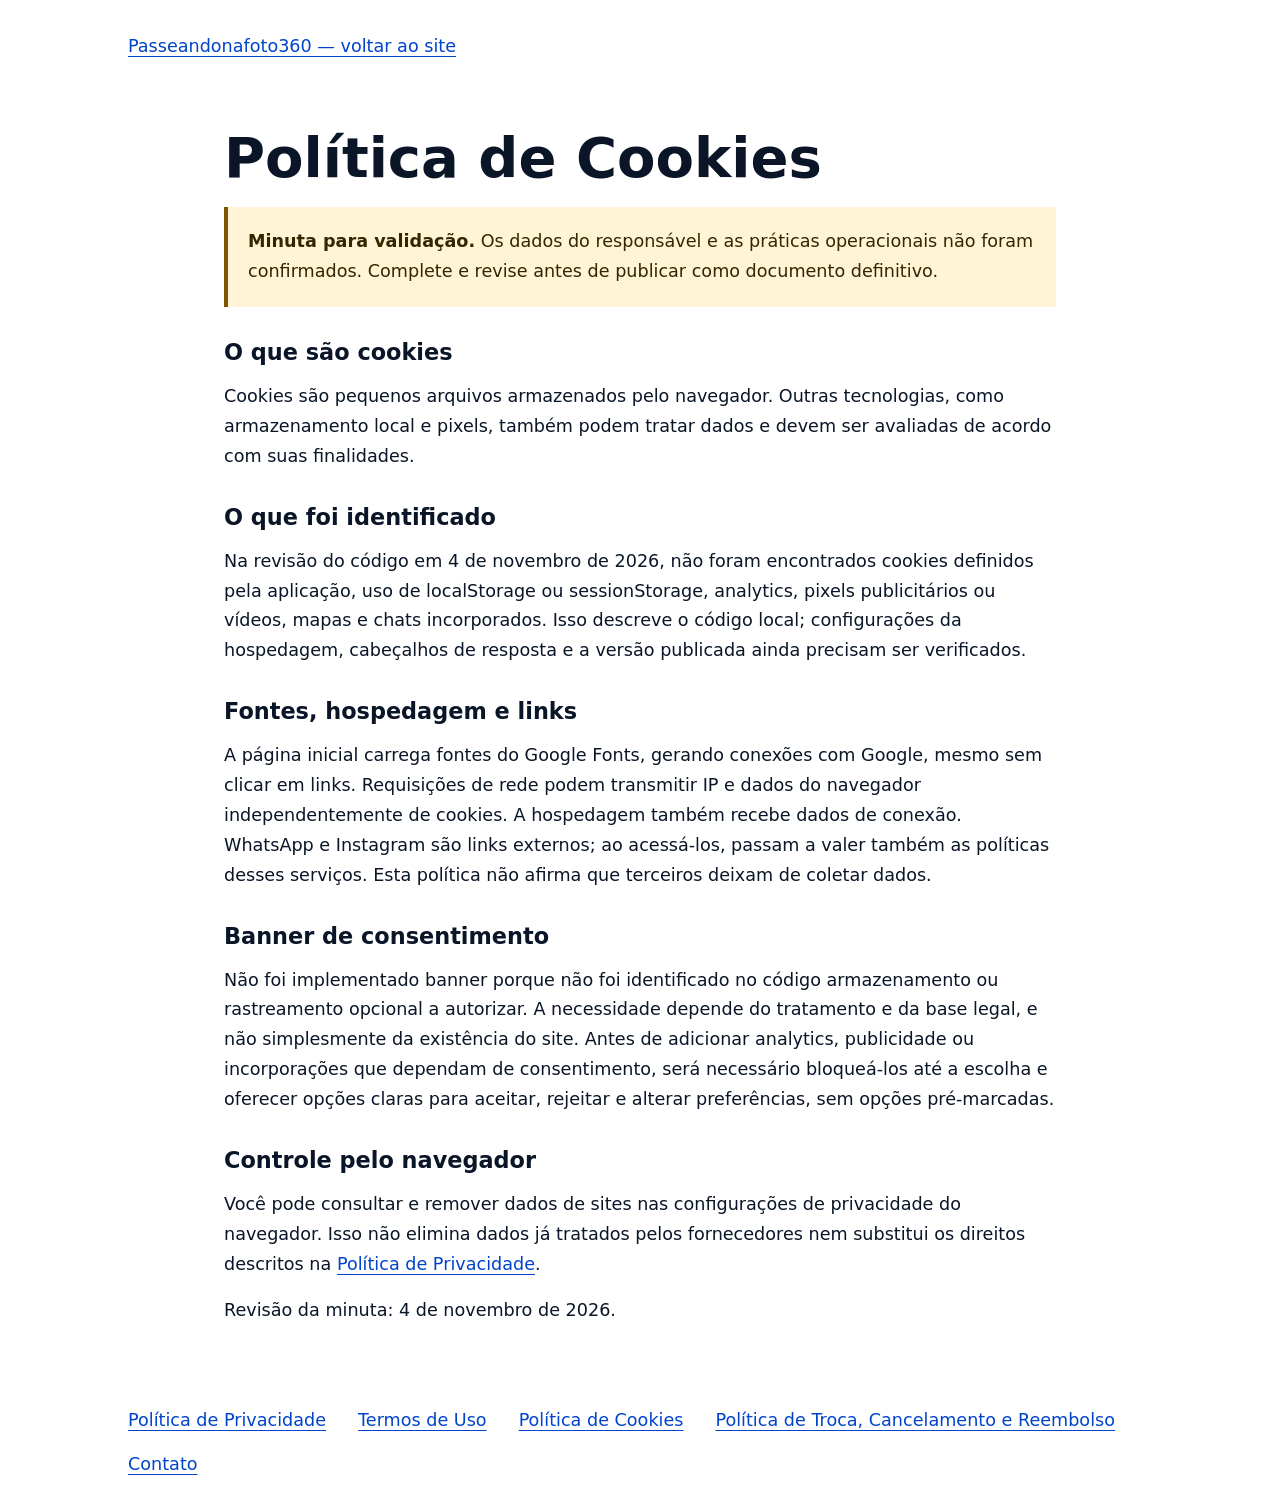
<file: projetos/passeandonafoto360/politica-de-cookies.html>
<!doctype html>
<html lang="pt-BR">
<head><meta charset="utf-8"><meta name="viewport" content="width=device-width, initial-scale=1"><meta name="robots" content="noindex,follow"><title>Política de Cookies | Passeandonafoto360</title><link rel="stylesheet" href="css/base.css"><link rel="stylesheet" href="css/layout.css"><link rel="stylesheet" href="css/legal.css"></head>
<body class="legal-page">
<a class="skip-link" href="#conteudo">Pular para o conteúdo</a>
<header class="legal-top"><a href="index.html">Passeandonafoto360 — voltar ao site</a></header>
<main class="legal-content" id="conteudo"><h1>Política de Cookies</h1>
<p class="legal-notice"><strong>Minuta para validação.</strong> Os dados do responsável e as práticas operacionais não foram confirmados. Complete e revise antes de publicar como documento definitivo.</p>
<section aria-labelledby="sec-0"><h2 id="sec-0">O que são cookies</h2><p>Cookies são pequenos arquivos armazenados pelo navegador. Outras tecnologias, como armazenamento local e pixels, também podem tratar dados e devem ser avaliadas de acordo com suas finalidades.</p></section>
<section aria-labelledby="sec-1"><h2 id="sec-1">O que foi identificado</h2><p>Na revisão do código em 4 de novembro de 2026, não foram encontrados cookies definidos pela aplicação, uso de localStorage ou sessionStorage, analytics, pixels publicitários ou vídeos, mapas e chats incorporados. Isso descreve o código local; configurações da hospedagem, cabeçalhos de resposta e a versão publicada ainda precisam ser verificados.</p></section>
<section aria-labelledby="sec-2"><h2 id="sec-2">Fontes, hospedagem e links</h2><p>A página inicial carrega fontes do Google Fonts, gerando conexões com Google, mesmo sem clicar em links. Requisições de rede podem transmitir IP e dados do navegador independentemente de cookies. A hospedagem também recebe dados de conexão. WhatsApp e Instagram são links externos; ao acessá-los, passam a valer também as políticas desses serviços. Esta política não afirma que terceiros deixam de coletar dados.</p></section>
<section aria-labelledby="sec-3"><h2 id="sec-3">Banner de consentimento</h2><p>Não foi implementado banner porque não foi identificado no código armazenamento ou rastreamento opcional a autorizar. A necessidade depende do tratamento e da base legal, e não simplesmente da existência do site. Antes de adicionar analytics, publicidade ou incorporações que dependam de consentimento, será necessário bloqueá-los até a escolha e oferecer opções claras para aceitar, rejeitar e alterar preferências, sem opções pré-marcadas.</p></section>
<section aria-labelledby="sec-4"><h2 id="sec-4">Controle pelo navegador</h2><p>Você pode consultar e remover dados de sites nas configurações de privacidade do navegador. Isso não elimina dados já tratados pelos fornecedores nem substitui os direitos descritos na <a href="politica-de-privacidade.html">Política de Privacidade</a>.</p></section>
<p>Revisão da minuta: <time datetime="2026-11-04">4 de novembro de 2026</time>.</p>
</main><footer class="legal-footer"><nav aria-label="Informações legais">
<a href="politica-de-privacidade.html">Política de Privacidade</a>
<a href="termos-de-uso.html">Termos de Uso</a>
<a href="politica-de-cookies.html">Política de Cookies</a>
<a href="politica-de-troca-e-reembolso.html">Política de Troca, Cancelamento e Reembolso</a>
<a href="index.html#contato">Contato</a></nav></footer>
</body></html>
</file>
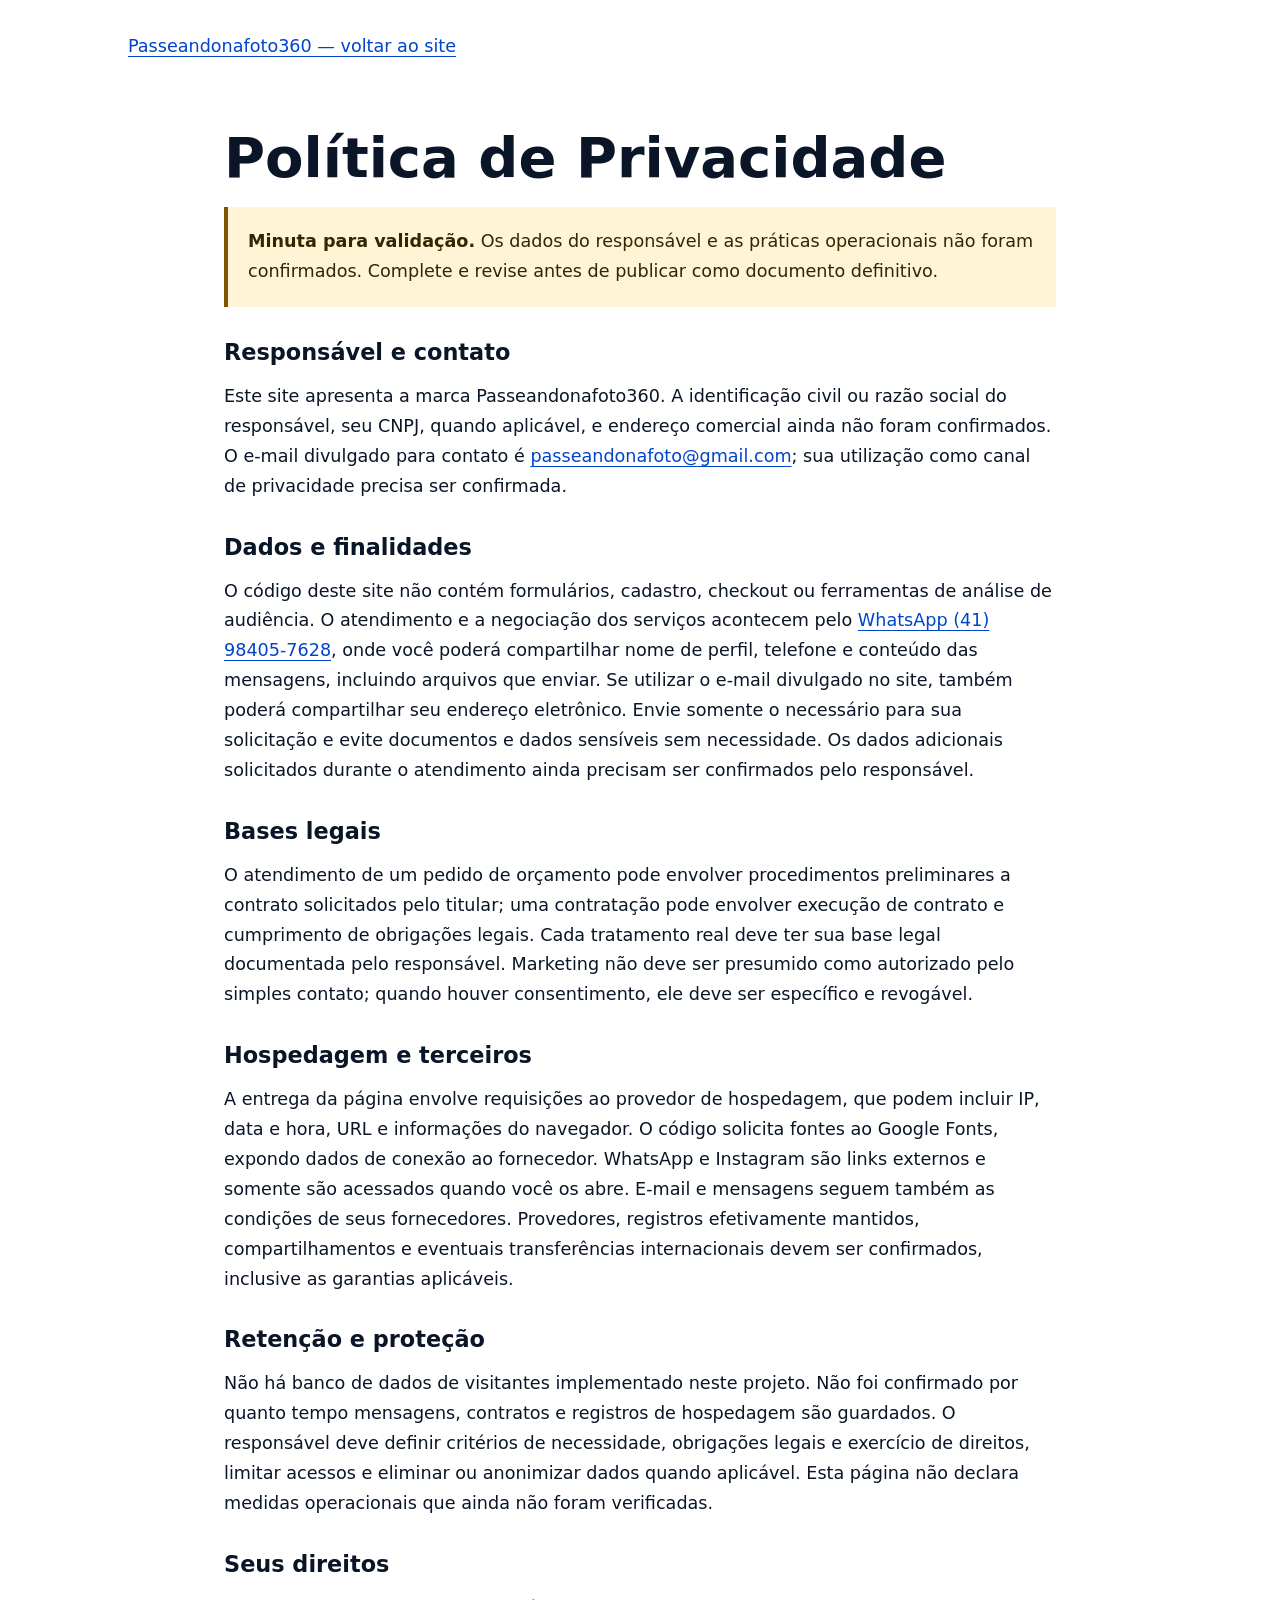
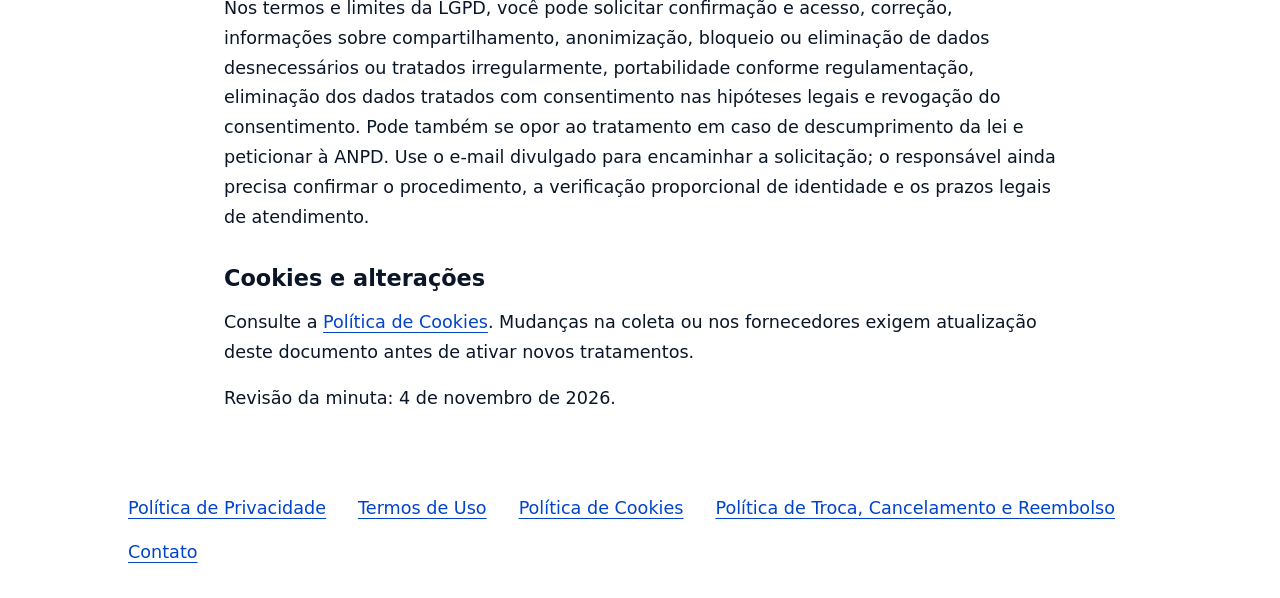
<file: projetos/passeandonafoto360/politica-de-privacidade.html>
<!doctype html>
<html lang="pt-BR">
<head><meta charset="utf-8"><meta name="viewport" content="width=device-width, initial-scale=1"><meta name="robots" content="noindex,follow"><title>Política de Privacidade | Passeandonafoto360</title><link rel="stylesheet" href="css/base.css"><link rel="stylesheet" href="css/layout.css"><link rel="stylesheet" href="css/legal.css"></head>
<body class="legal-page">
<a class="skip-link" href="#conteudo">Pular para o conteúdo</a>
<header class="legal-top"><a href="index.html">Passeandonafoto360 — voltar ao site</a></header>
<main class="legal-content" id="conteudo"><h1>Política de Privacidade</h1>
<p class="legal-notice"><strong>Minuta para validação.</strong> Os dados do responsável e as práticas operacionais não foram confirmados. Complete e revise antes de publicar como documento definitivo.</p>
<section aria-labelledby="sec-0"><h2 id="sec-0">Responsável e contato</h2><p>Este site apresenta a marca Passeandonafoto360. A identificação civil ou razão social do responsável, seu CNPJ, quando aplicável, e endereço comercial ainda não foram confirmados. O e-mail divulgado para contato é <a href="mailto:passeandonafoto@gmail.com">passeandonafoto@gmail.com</a>; sua utilização como canal de privacidade precisa ser confirmada.</p></section>
<section aria-labelledby="sec-1"><h2 id="sec-1">Dados e finalidades</h2><p>O código deste site não contém formulários, cadastro, checkout ou ferramentas de análise de audiência. O atendimento e a negociação dos serviços acontecem pelo <a href="https://wa.me/5541984057628">WhatsApp (41) 98405-7628</a>, onde você poderá compartilhar nome de perfil, telefone e conteúdo das mensagens, incluindo arquivos que enviar. Se utilizar o e-mail divulgado no site, também poderá compartilhar seu endereço eletrônico. Envie somente o necessário para sua solicitação e evite documentos e dados sensíveis sem necessidade. Os dados adicionais solicitados durante o atendimento ainda precisam ser confirmados pelo responsável.</p></section>
<section aria-labelledby="sec-2"><h2 id="sec-2">Bases legais</h2><p>O atendimento de um pedido de orçamento pode envolver procedimentos preliminares a contrato solicitados pelo titular; uma contratação pode envolver execução de contrato e cumprimento de obrigações legais. Cada tratamento real deve ter sua base legal documentada pelo responsável. Marketing não deve ser presumido como autorizado pelo simples contato; quando houver consentimento, ele deve ser específico e revogável.</p></section>
<section aria-labelledby="sec-3"><h2 id="sec-3">Hospedagem e terceiros</h2><p>A entrega da página envolve requisições ao provedor de hospedagem, que podem incluir IP, data e hora, URL e informações do navegador. O código solicita fontes ao Google Fonts, expondo dados de conexão ao fornecedor. WhatsApp e Instagram são links externos e somente são acessados quando você os abre. E-mail e mensagens seguem também as condições de seus fornecedores. Provedores, registros efetivamente mantidos, compartilhamentos e eventuais transferências internacionais devem ser confirmados, inclusive as garantias aplicáveis.</p></section>
<section aria-labelledby="sec-4"><h2 id="sec-4">Retenção e proteção</h2><p>Não há banco de dados de visitantes implementado neste projeto. Não foi confirmado por quanto tempo mensagens, contratos e registros de hospedagem são guardados. O responsável deve definir critérios de necessidade, obrigações legais e exercício de direitos, limitar acessos e eliminar ou anonimizar dados quando aplicável. Esta página não declara medidas operacionais que ainda não foram verificadas.</p></section>
<section aria-labelledby="sec-5"><h2 id="sec-5">Seus direitos</h2><p>Nos termos e limites da LGPD, você pode solicitar confirmação e acesso, correção, informações sobre compartilhamento, anonimização, bloqueio ou eliminação de dados desnecessários ou tratados irregularmente, portabilidade conforme regulamentação, eliminação dos dados tratados com consentimento nas hipóteses legais e revogação do consentimento. Pode também se opor ao tratamento em caso de descumprimento da lei e peticionar à ANPD. Use o e-mail divulgado para encaminhar a solicitação; o responsável ainda precisa confirmar o procedimento, a verificação proporcional de identidade e os prazos legais de atendimento.</p></section>
<section aria-labelledby="sec-6"><h2 id="sec-6">Cookies e alterações</h2><p>Consulte a <a href="politica-de-cookies.html">Política de Cookies</a>. Mudanças na coleta ou nos fornecedores exigem atualização deste documento antes de ativar novos tratamentos.</p></section>
<p>Revisão da minuta: <time datetime="2026-11-04">4 de novembro de 2026</time>.</p>
</main><footer class="legal-footer"><nav aria-label="Informações legais">
<a href="politica-de-privacidade.html">Política de Privacidade</a>
<a href="termos-de-uso.html">Termos de Uso</a>
<a href="politica-de-cookies.html">Política de Cookies</a>
<a href="politica-de-troca-e-reembolso.html">Política de Troca, Cancelamento e Reembolso</a>
<a href="index.html#contato">Contato</a></nav></footer>
</body></html>
</file>
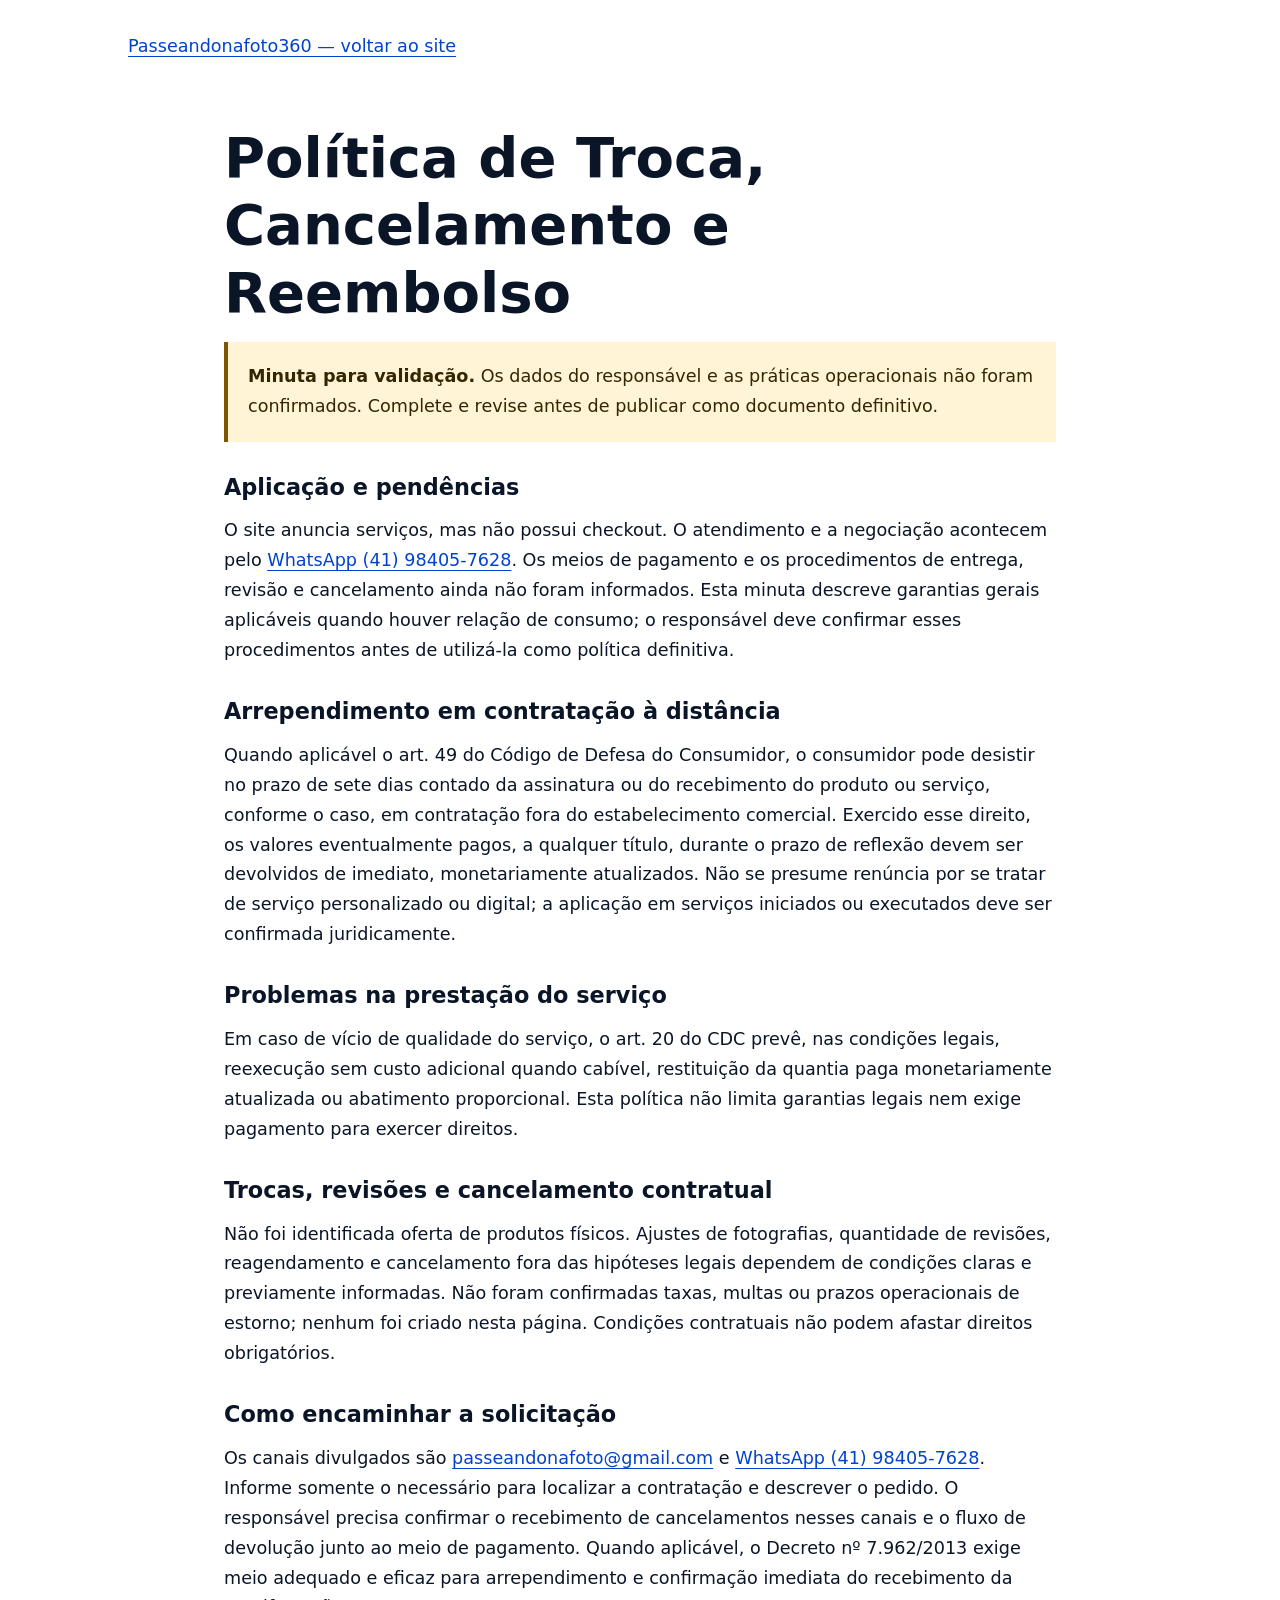
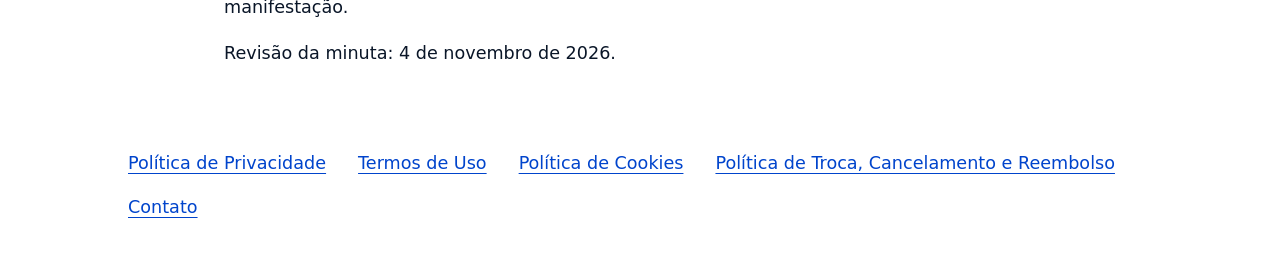
<file: projetos/passeandonafoto360/politica-de-troca-e-reembolso.html>
<!doctype html>
<html lang="pt-BR">
<head><meta charset="utf-8"><meta name="viewport" content="width=device-width, initial-scale=1"><meta name="robots" content="noindex,follow"><title>Política de Troca, Cancelamento e Reembolso | Passeandonafoto360</title><link rel="stylesheet" href="css/base.css"><link rel="stylesheet" href="css/layout.css"><link rel="stylesheet" href="css/legal.css"></head>
<body class="legal-page">
<a class="skip-link" href="#conteudo">Pular para o conteúdo</a>
<header class="legal-top"><a href="index.html">Passeandonafoto360 — voltar ao site</a></header>
<main class="legal-content" id="conteudo"><h1>Política de Troca, Cancelamento e Reembolso</h1>
<p class="legal-notice"><strong>Minuta para validação.</strong> Os dados do responsável e as práticas operacionais não foram confirmados. Complete e revise antes de publicar como documento definitivo.</p>
<section aria-labelledby="sec-0"><h2 id="sec-0">Aplicação e pendências</h2><p>O site anuncia serviços, mas não possui checkout. O atendimento e a negociação acontecem pelo <a href="https://wa.me/5541984057628">WhatsApp (41) 98405-7628</a>. Os meios de pagamento e os procedimentos de entrega, revisão e cancelamento ainda não foram informados. Esta minuta descreve garantias gerais aplicáveis quando houver relação de consumo; o responsável deve confirmar esses procedimentos antes de utilizá-la como política definitiva.</p></section>
<section aria-labelledby="sec-1"><h2 id="sec-1">Arrependimento em contratação à distância</h2><p>Quando aplicável o art. 49 do Código de Defesa do Consumidor, o consumidor pode desistir no prazo de sete dias contado da assinatura ou do recebimento do produto ou serviço, conforme o caso, em contratação fora do estabelecimento comercial. Exercido esse direito, os valores eventualmente pagos, a qualquer título, durante o prazo de reflexão devem ser devolvidos de imediato, monetariamente atualizados. Não se presume renúncia por se tratar de serviço personalizado ou digital; a aplicação em serviços iniciados ou executados deve ser confirmada juridicamente.</p></section>
<section aria-labelledby="sec-2"><h2 id="sec-2">Problemas na prestação do serviço</h2><p>Em caso de vício de qualidade do serviço, o art. 20 do CDC prevê, nas condições legais, reexecução sem custo adicional quando cabível, restituição da quantia paga monetariamente atualizada ou abatimento proporcional. Esta política não limita garantias legais nem exige pagamento para exercer direitos.</p></section>
<section aria-labelledby="sec-3"><h2 id="sec-3">Trocas, revisões e cancelamento contratual</h2><p>Não foi identificada oferta de produtos físicos. Ajustes de fotografias, quantidade de revisões, reagendamento e cancelamento fora das hipóteses legais dependem de condições claras e previamente informadas. Não foram confirmadas taxas, multas ou prazos operacionais de estorno; nenhum foi criado nesta página. Condições contratuais não podem afastar direitos obrigatórios.</p></section>
<section aria-labelledby="sec-4"><h2 id="sec-4">Como encaminhar a solicitação</h2><p>Os canais divulgados são <a href="mailto:passeandonafoto@gmail.com">passeandonafoto@gmail.com</a> e <a href="https://wa.me/5541984057628" rel="noopener noreferrer">WhatsApp (41) 98405-7628</a>. Informe somente o necessário para localizar a contratação e descrever o pedido. O responsável precisa confirmar o recebimento de cancelamentos nesses canais e o fluxo de devolução junto ao meio de pagamento. Quando aplicável, o Decreto nº 7.962/2013 exige meio adequado e eficaz para arrependimento e confirmação imediata do recebimento da manifestação.</p></section>
<p>Revisão da minuta: <time datetime="2026-11-04">4 de novembro de 2026</time>.</p>
</main><footer class="legal-footer"><nav aria-label="Informações legais">
<a href="politica-de-privacidade.html">Política de Privacidade</a>
<a href="termos-de-uso.html">Termos de Uso</a>
<a href="politica-de-cookies.html">Política de Cookies</a>
<a href="politica-de-troca-e-reembolso.html">Política de Troca, Cancelamento e Reembolso</a>
<a href="index.html#contato">Contato</a></nav></footer>
</body></html>
</file>
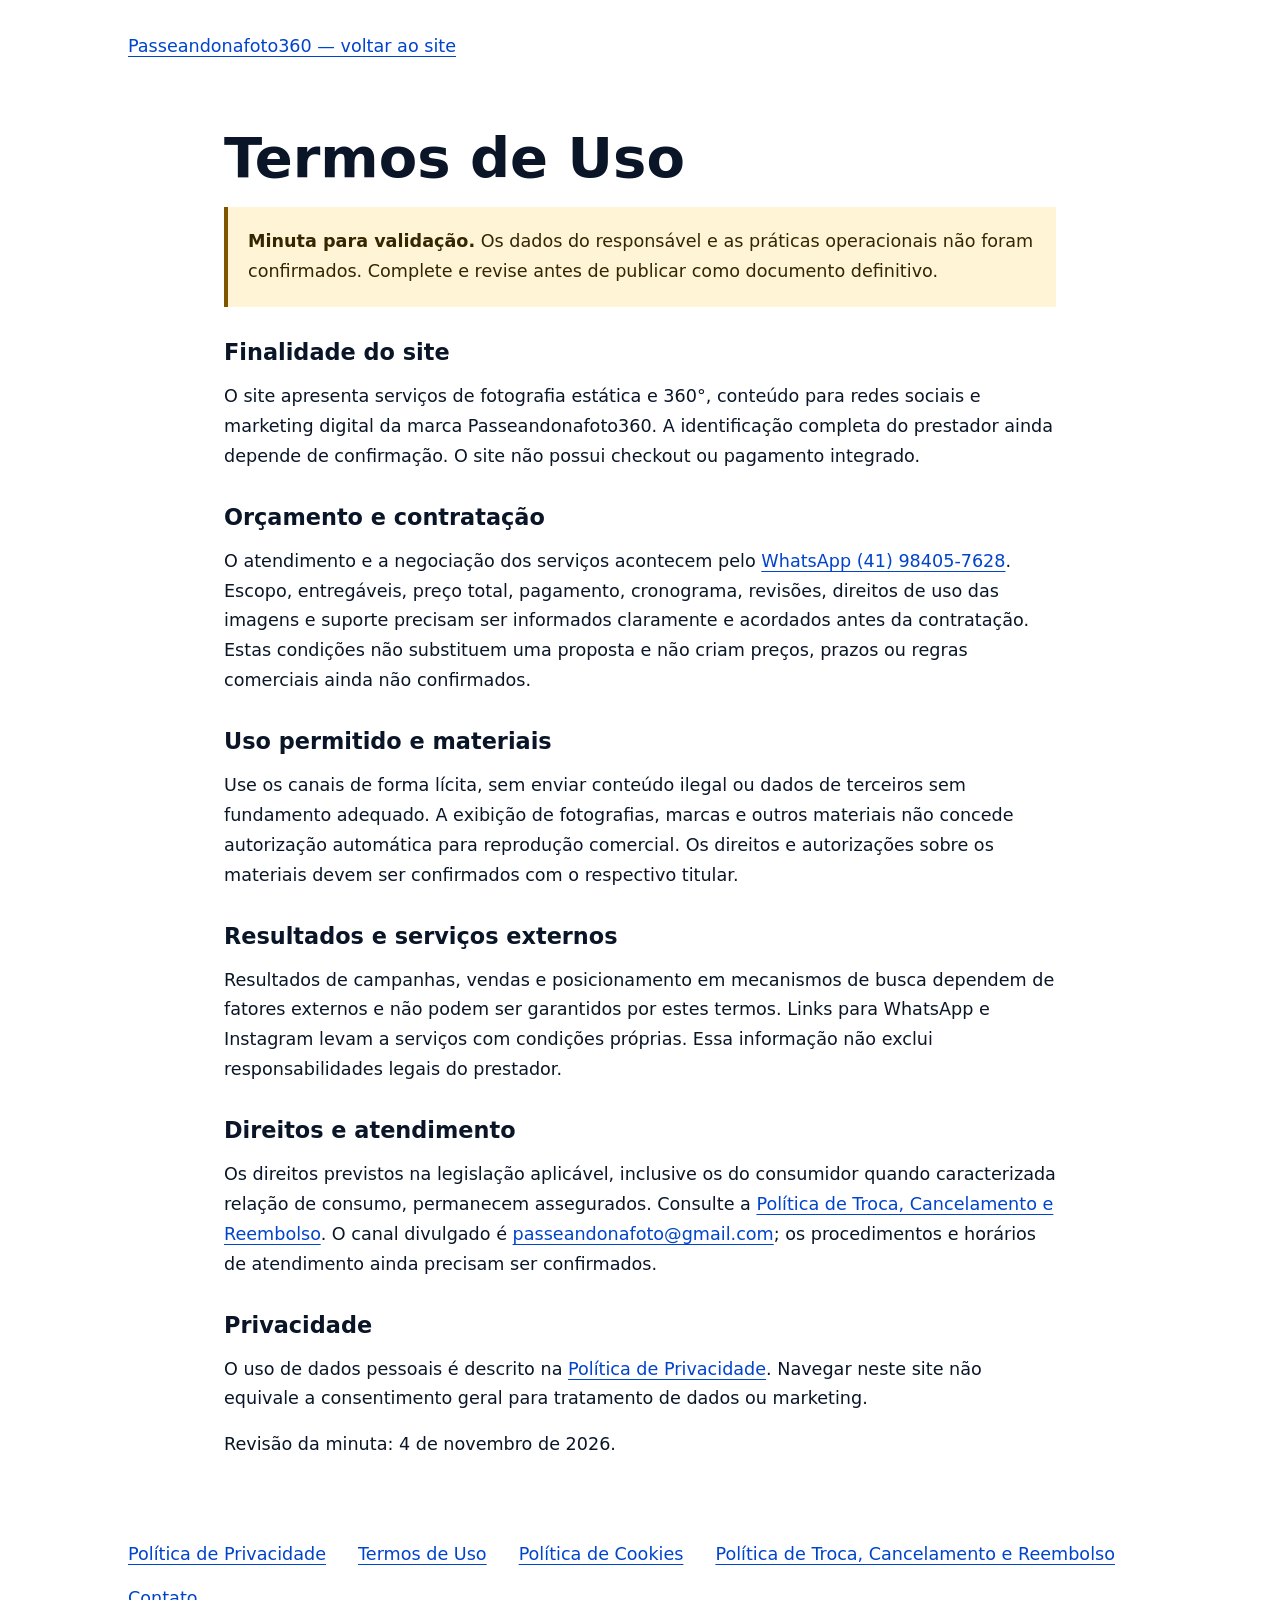
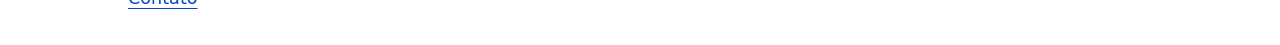
<file: projetos/passeandonafoto360/termos-de-uso.html>
<!doctype html>
<html lang="pt-BR">
<head><meta charset="utf-8"><meta name="viewport" content="width=device-width, initial-scale=1"><meta name="robots" content="noindex,follow"><title>Termos de Uso | Passeandonafoto360</title><link rel="stylesheet" href="css/base.css"><link rel="stylesheet" href="css/layout.css"><link rel="stylesheet" href="css/legal.css"></head>
<body class="legal-page">
<a class="skip-link" href="#conteudo">Pular para o conteúdo</a>
<header class="legal-top"><a href="index.html">Passeandonafoto360 — voltar ao site</a></header>
<main class="legal-content" id="conteudo"><h1>Termos de Uso</h1>
<p class="legal-notice"><strong>Minuta para validação.</strong> Os dados do responsável e as práticas operacionais não foram confirmados. Complete e revise antes de publicar como documento definitivo.</p>
<section aria-labelledby="sec-0"><h2 id="sec-0">Finalidade do site</h2><p>O site apresenta serviços de fotografia estática e 360°, conteúdo para redes sociais e marketing digital da marca Passeandonafoto360. A identificação completa do prestador ainda depende de confirmação. O site não possui checkout ou pagamento integrado.</p></section>
<section aria-labelledby="sec-1"><h2 id="sec-1">Orçamento e contratação</h2><p>O atendimento e a negociação dos serviços acontecem pelo <a href="https://wa.me/5541984057628">WhatsApp (41) 98405-7628</a>. Escopo, entregáveis, preço total, pagamento, cronograma, revisões, direitos de uso das imagens e suporte precisam ser informados claramente e acordados antes da contratação. Estas condições não substituem uma proposta e não criam preços, prazos ou regras comerciais ainda não confirmados.</p></section>
<section aria-labelledby="sec-2"><h2 id="sec-2">Uso permitido e materiais</h2><p>Use os canais de forma lícita, sem enviar conteúdo ilegal ou dados de terceiros sem fundamento adequado. A exibição de fotografias, marcas e outros materiais não concede autorização automática para reprodução comercial. Os direitos e autorizações sobre os materiais devem ser confirmados com o respectivo titular.</p></section>
<section aria-labelledby="sec-3"><h2 id="sec-3">Resultados e serviços externos</h2><p>Resultados de campanhas, vendas e posicionamento em mecanismos de busca dependem de fatores externos e não podem ser garantidos por estes termos. Links para WhatsApp e Instagram levam a serviços com condições próprias. Essa informação não exclui responsabilidades legais do prestador.</p></section>
<section aria-labelledby="sec-4"><h2 id="sec-4">Direitos e atendimento</h2><p>Os direitos previstos na legislação aplicável, inclusive os do consumidor quando caracterizada relação de consumo, permanecem assegurados. Consulte a <a href="politica-de-troca-e-reembolso.html">Política de Troca, Cancelamento e Reembolso</a>. O canal divulgado é <a href="mailto:passeandonafoto@gmail.com">passeandonafoto@gmail.com</a>; os procedimentos e horários de atendimento ainda precisam ser confirmados.</p></section>
<section aria-labelledby="sec-5"><h2 id="sec-5">Privacidade</h2><p>O uso de dados pessoais é descrito na <a href="politica-de-privacidade.html">Política de Privacidade</a>. Navegar neste site não equivale a consentimento geral para tratamento de dados ou marketing.</p></section>
<p>Revisão da minuta: <time datetime="2026-11-04">4 de novembro de 2026</time>.</p>
</main><footer class="legal-footer"><nav aria-label="Informações legais">
<a href="politica-de-privacidade.html">Política de Privacidade</a>
<a href="termos-de-uso.html">Termos de Uso</a>
<a href="politica-de-cookies.html">Política de Cookies</a>
<a href="politica-de-troca-e-reembolso.html">Política de Troca, Cancelamento e Reembolso</a>
<a href="index.html#contato">Contato</a></nav></footer>
</body></html>
</file>
<file: projetos/passeandonafoto360/css/base.css>
/* ==========================================================================
   BASE.CSS - Reset, variáveis, tipografia e utilitários globais
   ========================================================================== */

/* --------------------------------------------------------------------------
   1. CSS Custom Properties (Design Tokens)
   -------------------------------------------------------------------------- */
:root {
  /* Cores da marca */
  --color-brand: #0066FF;           /* Azul vibrante - cor principal */
  --color-brand-dark: #0044CC;      /* Azul mais escuro para hover */
  --color-brand-light: #4D94FF;     /* Azul claro para acentos */
  --color-navy: #0A1628;            /* Azul-marinho bem escuro (quase preto) */
  --color-navy-light: #142840;      /* Azul-marinho um pouco mais claro */
  --color-gray-light: #D3D3D3;      /* Cinza-claro */
  --color-gray-medium: #9CA3AF;     /* Cinza médio */
  --color-gray-dark: #4B5563;       /* Cinza escuro */
  --color-white: #FFFFFF;           /* Branco puro */
  --color-black: #000000;           /* Preto puro */

  /* Cores semânticas */
  --color-bg-primary: var(--color-white);
  --color-bg-secondary: var(--color-gray-light);
  --color-bg-dark: var(--color-navy);
  --color-text-primary: var(--color-navy);
  --color-text-secondary: var(--color-gray-dark);
  --color-text-on-dark: var(--color-white);
  --color-text-on-brand: var(--color-white);
  --color-border: rgba(10, 22, 40, 0.12);
  --color-border-dark: rgba(255, 255, 255, 0.15);

  /* Tipografia */
  --font-display: 'Space Grotesk', system-ui, sans-serif;
  --font-body: 'DM Sans', system-ui, sans-serif;
  --font-mono: ui-monospace, SFMono-Regular, 'SF Mono', Menlo, monospace;

  /* Pesos de fonte */
  --weight-regular: 400;
  --weight-medium: 500;
  --weight-semibold: 600;
  --weight-bold: 700;

  /* Tamanhos de fonte fluidos (clamp) */
  --text-xs: clamp(0.7rem, 0.65rem + 0.25vw, 0.8rem);
  --text-sm: clamp(0.8rem, 0.75rem + 0.25vw, 0.9rem);
  --text-base: clamp(1rem, 0.95rem + 0.25vw, 1.1rem);
  --text-lg: clamp(1.1rem, 1rem + 0.5vw, 1.25rem);
  --text-xl: clamp(1.25rem, 1.1rem + 0.75vw, 1.5rem);
  --text-2xl: clamp(1.5rem, 1.25rem + 1.25vw, 2rem);
  --text-3xl: clamp(2rem, 1.5rem + 2.5vw, 3rem);
  --text-4xl: clamp(2.5rem, 1.75rem + 3.75vw, 4rem);
  --text-5xl: clamp(3rem, 2rem + 5vw, 5rem);

  /* Espaçamento (base 8px) */
  --space-1: 0.25rem;   /* 4px */
  --space-2: 0.5rem;    /* 8px */
  --space-3: 0.75rem;   /* 12px */
  --space-4: 1rem;      /* 16px */
  --space-5: 1.25rem;   /* 20px */
  --space-6: 1.5rem;    /* 24px */
  --space-8: 2rem;      /* 32px */
  --space-10: 2.5rem;   /* 40px */
  --space-12: 3rem;     /* 48px */
  --space-16: 4rem;     /* 64px */
  --space-20: 5rem;     /* 80px */
  --space-24: 6rem;     /* 96px */

  /* Border radius */
  --radius-sm: 4px;
  --radius-md: 8px;
  --radius-lg: 12px;
  --radius-xl: 16px;
  --radius-full: 9999px;

  /* Sombras */
  --shadow-sm: 0 1px 2px rgba(10, 22, 40, 0.05);
  --shadow-md: 0 4px 6px -1px rgba(10, 22, 40, 0.1), 0 2px 4px -2px rgba(10, 22, 40, 0.1);
  --shadow-lg: 0 10px 15px -3px rgba(10, 22, 40, 0.1), 0 4px 6px -4px rgba(10, 22, 40, 0.1);
  --shadow-xl: 0 20px 25px -5px rgba(10, 22, 40, 0.1), 0 8px 10px -6px rgba(10, 22, 40, 0.1);
  --shadow-glow: 0 0 40px rgba(0, 102, 255, 0.3);

  /* Transições */
  --transition-fast: 150ms ease;
  --transition-base: 250ms ease;
  --transition-slow: 400ms ease;

  /* Z-index layers */
  --z-bg: -1;
  --z-base: 1;
  --z-sticky: 100;
  --z-header: 200;
  --z-modal: 300;
  --z-toast: 400;
  --z-tooltip: 500;

  /* Container */
  --container-max: 1280px;
  --container-padding: var(--space-6);

  /* Header height */
  --header-height: 80px;
}

/* Dark mode adjustments */
@media (prefers-color-scheme: dark) {
  :root {
    /* Mantemos as cores da marca, apenas ajustamos se needed */
  }
}

/* Reduzir movimento - acessibilidade */
@media (prefers-reduced-motion: reduce) {
  :root {
    --transition-fast: 0ms;
    --transition-base: 0ms;
    --transition-slow: 0ms;
  }
}

/* --------------------------------------------------------------------------
   2. Reset básico e normalização
   -------------------------------------------------------------------------- */
*,
*::before,
*::after {
  box-sizing: border-box;
  margin: 0;
  padding: 0;
}

html {
  font-size: 16px;
  scroll-behavior: smooth;
  -webkit-text-size-adjust: 100%;
  scroll-padding-top: calc(var(--header-height) + var(--space-6));
}

@media (prefers-reduced-motion: reduce) {
  html {
    scroll-behavior: auto;
  }
}

body {
  font-family: var(--font-body);
  font-size: var(--text-base);
  line-height: 1.6;
  color: var(--color-text-primary);
  background-color: var(--color-bg-primary);
  -webkit-font-smoothing: antialiased;
  -moz-osx-font-smoothing: grayscale;
  text-rendering: optimizeLegibility;
  overflow-x: clip;
}

@supports not (overflow-x: clip) {
  body {
    overflow-x: hidden;
  }
}

/* Tipografia base */
h1, h2, h3, h4, h5, h6 {
  font-family: var(--font-display);
  font-weight: var(--weight-bold);
  line-height: 1.2;
  color: var(--color-text-primary);
}

h1 { font-size: var(--text-5xl); }
h2 { font-size: var(--text-4xl); }
h3 { font-size: var(--text-3xl); }
h4 { font-size: var(--text-2xl); }
h5 { font-size: var(--text-xl); }
h6 { font-size: var(--text-lg); }

p {
  font-size: var(--text-base);
  line-height: 1.7;
}

a {
  color: var(--color-brand);
  text-decoration: none;
  transition: color var(--transition-fast);
}

a:hover {
  color: var(--color-brand-dark);
}

a:focus-visible {
  outline: 2px solid var(--color-brand);
  outline-offset: 2px;
  border-radius: var(--radius-sm);
}

img {
  max-width: 100%;
  height: auto;
  display: block;
}

/* Botões base */
.btn {
  display: inline-flex;
  align-items: center;
  justify-content: center;
  gap: var(--space-3);
  padding: var(--space-4) var(--space-8);
  font-family: var(--font-body);
  font-size: var(--text-base);
  font-weight: var(--weight-semibold);
  line-height: 1;
  border: 2px solid transparent;
  border-radius: var(--radius-full);
  cursor: pointer;
  transition: all var(--transition-base);
  text-decoration: none;
  white-space: nowrap;
}

.btn:focus-visible {
  outline: 2px solid var(--color-brand);
  outline-offset: 3px;
}

.btn--primary {
  background-color: var(--color-brand);
  color: var(--color-white);
  border-color: var(--color-brand);
}

.btn--primary:hover {
  background-color: var(--color-brand-dark);
  border-color: var(--color-brand-dark);
  transform: translateY(-2px);
  box-shadow: var(--shadow-lg);
}

.btn--secondary {
  background-color: transparent;
  color: var(--color-brand);
  border-color: var(--color-brand);
}

.btn--secondary:hover {
  background-color: var(--color-brand);
  color: var(--color-white);
  transform: translateY(-2px);
  box-shadow: var(--shadow-lg);
}

.btn--outline-light {
  background-color: transparent;
  color: var(--color-white);
  border-color: var(--color-white);
}

.btn--outline-light:hover {
  background-color: var(--color-white);
  color: var(--color-navy);
  transform: translateY(-2px);
}

.btn--ghost {
  background-color: transparent;
  color: var(--color-text-primary);
  border-color: transparent;
}

.btn--ghost:hover {
  background-color: var(--color-gray-light);
  color: var(--color-brand);
}

/* Tamanhos de botão */
.btn--sm {
  padding: var(--space-2) var(--space-5);
  font-size: var(--text-sm);
}

.btn--lg {
  padding: var(--space-5) var(--space-10);
  font-size: var(--text-lg);
}

/* Utilitários de layout */
.container {
  width: 100%;
  max-width: var(--container-max);
  margin: 0 auto;
  padding: 0 var(--container-padding);
}

.sr-only {
  position: absolute;
  width: 1px;
  height: 1px;
  padding: 0;
  margin: -1px;
  overflow: hidden;
  clip: rect(0, 0, 0, 0);
  white-space: nowrap;
  border: 0;
}

/* Skip link para acessibilidade */
.skip-link {
  position: absolute;
  top: -100%;
  left: var(--space-4);
  z-index: var(--z-tooltip);
  padding: var(--space-3) var(--space-4);
  background: var(--color-brand);
  color: var(--color-white);
  font-weight: var(--weight-semibold);
  border-radius: var(--radius-md);
  transition: top var(--transition-fast);
}

.skip-link:focus {
  top: var(--space-4);
}

/* Helper para texto circular (logo/selo 360°) */
.text-circular {
  display: inline-block;
  animation: rotate-360 20s linear infinite;
  transform-origin: center;
}

@keyframes rotate-360 {
  from { transform: rotate(0deg); }
  to { transform: rotate(360deg); }
}

/* Pausa animação em prefers-reduced-motion */
@media (prefers-reduced-motion: reduce) {
  .text-circular {
    animation: none;
  }
}

/* Glassmorphism / vidro fosco */
.glass {
  background: rgba(255, 255, 255, 0.1);
  backdrop-filter: blur(20px);
  -webkit-backdrop-filter: blur(20px);
  border: 1px solid rgba(255, 255, 255, 0.15);
}

.glass-dark {
  background: rgba(10, 22, 40, 0.3);
  backdrop-filter: blur(20px);
  -webkit-backdrop-filter: blur(20px);
  border: 1px solid rgba(255, 255, 255, 0.1);
}

/* Gradient text */
.gradient-text {
  background: linear-gradient(135deg, var(--color-brand), var(--color-brand-light));
  -webkit-background-clip: text;
  -webkit-text-fill-color: transparent;
  background-clip: text;
}

/* Divider ornamental */
.divider {
  width: 60px;
  height: 3px;
  background: linear-gradient(90deg, var(--color-brand), var(--color-brand-light));
  border-radius: var(--radius-full);
}

/* Scrollbar personalizada */
::-webkit-scrollbar {
  width: 8px;
  height: 8px;
}

::-webkit-scrollbar-track {
  background: var(--color-gray-light);
}

::-webkit-scrollbar-thumb {
  background: var(--color-brand);
  border-radius: var(--radius-full);
}

::-webkit-scrollbar-thumb:hover {
  background: var(--color-brand-dark);
}

/* Selection */
::selection {
  background: var(--color-brand);
  color: var(--color-white);
}
</file>
<file: projetos/passeandonafoto360/css/layout.css>
/* ==========================================================================
   LAYOUT.CSS - Layout styles for the Passeandonafoto360® page
   ========================================================================== */

/* --------------------------------------------------------------------------
   1. Site Header
   -------------------------------------------------------------------------- */
.site-header {
  position: fixed;
  inset: 0 0 auto;
  z-index: var(--z-header);
  color: var(--color-white);
  transition:
    background-color var(--transition-base),
    color var(--transition-base),
    transform var(--transition-base),
    box-shadow var(--transition-base);
}

.site-header.is-scrolled {
  background: rgba(10, 22, 40, 0.78);
  -webkit-backdrop-filter: blur(18px);
  backdrop-filter: blur(18px);
  box-shadow: 0 1px 0 rgba(255, 255, 255, 0.12);
}

.site-header.is-hidden {
  transform: translateY(-100%);
}

.header-progress {
  position: absolute;
  inset: auto 0 0;
  height: 2px;
  background: var(--color-brand-light);
  transform: scaleX(0);
  transform-origin: left center;
}

.header-inner {
  width: min(100%, var(--container-max));
  padding-inline: var(--container-padding);
  min-height: var(--header-height);
  margin-inline: auto;
  display: flex;
  align-items: center;
  justify-content: space-between;
  gap: var(--space-8);
}

.brand {
  display: inline-flex;
  align-items: center;
  gap: var(--space-3);
  color: var(--color-white);
  font-family: var(--font-display);
  font-size: var(--text-lg);
  font-weight: var(--weight-bold);
  letter-spacing: -0.045em;
}

.brand:hover {
  color: var(--color-white);
}

.brand-mark {
  display: grid;
  width: 2.45rem;
  aspect-ratio: 1;
  place-items: center;
  border: 1px solid rgba(255, 255, 255, 0.7);
  border-radius: 50%;
  font-family: var(--font-mono);
  font-size: var(--text-xs);
  letter-spacing: -0.08em;
}

.brand-mark > span {
  font-family: var(--font-display);
  font-weight: var(--weight-bold);
}

.primary-navigation {
  display: flex;
  align-items: center;
  gap: clamp(var(--space-6), 4vw, var(--space-12));
}

.primary-navigation a {
  color: inherit;
  font-size: var(--text-sm);
  font-weight: var(--weight-medium);
}

.primary-navigation a:hover {
  color: var(--color-brand-light);
}

.nav-contact {
  display: inline-flex;
  align-items: center;
  gap: var(--space-2);
  padding: 0.65rem 1rem;
  border: 1px solid rgba(255, 255, 255, 0.5);
  border-radius: var(--radius-full);
}

.nav-contact span {
  color: var(--color-brand-light);
}

.menu-toggle {
  display: none;
  width: 2.75rem;
  aspect-ratio: 1;
  place-items: center;
  border: 1px solid rgba(255, 255, 255, 0.5);
  border-radius: 50%;
  color: var(--color-white);
  background: transparent;
  cursor: pointer;
}

.menu-toggle-lines,
.menu-toggle-lines::before,
.menu-toggle-lines::after {
  display: block;
  width: 1rem;
  height: 1px;
  background: currentColor;
  transition: transform var(--transition-base);
}

.menu-toggle-lines {
  position: relative;
}

.menu-toggle-lines::before,
.menu-toggle-lines::after {
  position: absolute;
  content: "";
  left: 0;
}

.menu-toggle-lines::before {
  transform: translateY(-5px);
}

.menu-toggle-lines::after {
  transform: translateY(5px);
}

.menu-toggle[aria-expanded="true"] .menu-toggle-lines {
  background: transparent;
}

.menu-toggle[aria-expanded="true"] .menu-toggle-lines::before {
  transform: rotate(45deg);
}

.menu-toggle[aria-expanded="true"] .menu-toggle-lines::after {
  transform: rotate(-45deg);
}

/* --------------------------------------------------------------------------
   2. Hero Section
   -------------------------------------------------------------------------- */
.hero {
  position: relative;
  display: grid;
  min-height: min(900px, 100svh);
  min-height: max(680px, 100svh);
  overflow: clip;
  isolation: isolate;
  color: var(--color-white);
  background: #101f35;
}

.hero-backdrop,
.hero-shade,
.hero-grain,
.hero-topline,
.hero-orbit,
.hero-content,
.hero-bottomline,
.hero-scroll {
  position: absolute;
}

/* Backdrop - fundo com gradientes radiais */
.hero-backdrop {
  z-index: -3;
  inset: -8%;
  background:
    radial-gradient(ellipse at 74% 31%, rgba(56, 125, 193, 0.55), transparent 34%),
    radial-gradient(ellipse at 25% 80%, rgba(0, 102, 255, 0.35), transparent 38%),
    linear-gradient(135deg, #253d56 0%, #142840 44%, #07101f 100%);
  transform: scale(1.08);
}

.hero-backdrop::before,
.hero-backdrop::after {
  position: absolute;
  content: "";
  border: 1px solid rgba(255, 255, 255, 0.11);
  border-radius: 50%;
  aspect-ratio: 1;
}

.hero-backdrop::before {
  width: min(72vw, 840px);
  right: -5%;
  top: 10%;
}

.hero-backdrop::after {
  width: min(50vw, 580px);
  right: 6%;
  top: 20%;
}

/* Shade - overlay escuro para legibilidade */
.hero-shade {
  z-index: -2;
  inset: 0;
  background:
    linear-gradient(90deg, rgba(7, 16, 31, 0.82), rgba(7, 16, 31, 0.12) 85%),
    linear-gradient(0deg, rgba(7, 16, 31, 0.54), transparent 52%);
}

/* Grain textura sutil */
.hero-grain {
  z-index: -1;
  inset: 0;
  pointer-events: none;
  opacity: 0.18;
  background-image: radial-gradient(rgba(255, 255, 255, 0.32) 0.55px, transparent 0.65px);
  background-size: 5px 5px;
  mask-image: linear-gradient(90deg, #000, transparent 80%);
}

/* Top line - linha superior com marca e nota */
.hero-topline {
  top: calc(var(--header-height) + clamp(1.5rem, 5vh, 3.75rem));
  left: max(var(--container-padding), calc((100vw - var(--container-max)) / 2));
  right: max(var(--container-padding), calc((100vw - var(--container-max)) / 2));
  display: flex;
  align-items: center;
  justify-content: space-between;
}

.hero-topline .eyebrow {
  margin: 0;
}

.eyebrow {
  display: inline-flex;
  align-items: center;
  gap: var(--space-3);
  margin-bottom: var(--space-6);
  color: rgba(255, 255, 255, 0.78);
  font-family: var(--font-mono);
  font-size: var(--text-xs);
  letter-spacing: 0.12em;
  text-transform: uppercase;
}

.eyebrow::before {
  width: 1.7rem;
  height: 1px;
  content: "";
  background: var(--color-brand-light);
}

.hero-topline-note {
  color: rgba(255, 255, 255, 0.68);
  font-family: var(--font-mono);
  font-size: var(--text-xs);
  letter-spacing: 0.03em;
}

/* Orbit - selo 360° girando */
.hero-orbit {
  top: 23%;
  right: clamp(8%, calc((100vw - var(--container-max)) / 2), 18%);
  display: grid;
  width: clamp(112px, 15vw, 190px);
  aspect-ratio: 1;
  place-items: center;
  border: 1px solid rgba(255, 255, 255, 0.45);
  border-radius: 50%;
  color: var(--color-white);
  background: rgba(255, 255, 255, 0.07);
  -webkit-backdrop-filter: blur(8px);
  backdrop-filter: blur(8px);
}

.hero-orbit::before,
.hero-orbit::after {
  position: absolute;
  inset: 10%;
  border: 1px solid rgba(255, 255, 255, 0.2);
  border-radius: 50%;
  content: "";
}

.hero-orbit::after {
  inset: -8%;
  border-color: rgba(169, 203, 255, 0.35);
}

.hero-orbit .text-circular {
  font-family: var(--font-display);
  font-size: clamp(1.5rem, 4vw, 3rem);
  font-weight: var(--weight-bold);
  letter-spacing: -0.08em;
}

.orbit-caption {
  position: absolute;
  bottom: -2.1rem;
  color: rgba(255, 255, 255, 0.55);
  font-family: var(--font-mono);
  font-size: 0.58rem;
  letter-spacing: 0.12em;
  text-transform: uppercase;
  white-space: nowrap;
}

/* Hero Content - título e CTA principal */
.hero-content {
  inset: 50% auto auto max(8vw, calc((100vw - var(--container-max)) / 2));
  width: min(760px, 80vw);
  transform: translateY(-45%);
}

.hero-kicker {
  margin-bottom: var(--space-5);
  color: var(--color-brand-light);
  font-family: var(--font-mono);
  font-size: var(--text-xs);
  letter-spacing: 0.13em;
  text-transform: uppercase;
}

.hero h1 {
  max-width: 13ch;
  color: var(--color-white);
  font-size: clamp(3.2rem, 8.5vw, 7.5rem);
  letter-spacing: -0.075em;
  line-height: 0.98;
}

.hero h1 span {
  display: block;
  color: var(--color-brand-light);
}

.hero-subtitle {
  max-width: 29rem;
  margin-top: var(--space-8);
  color: rgba(255, 255, 255, 0.84);
  font-family: var(--font-display);
  font-size: clamp(var(--text-lg), 2vw, var(--text-2xl));
  font-weight: var(--weight-medium);
  line-height: 1.3;
}

.btn--hero {
  display: inline-flex;
  justify-content: space-between;
  min-width: 15.5rem;
  margin-top: var(--space-8);
  padding: 0.85rem 0.9rem 0.85rem 1.25rem;
  border: 1px solid rgba(255, 255, 255, 0.68);
  border-radius: var(--radius-full);
  color: #fff;
  background: rgba(255, 255, 255, 0.06);
  font-size: var(--text-sm);
  transition:
    color var(--transition-base),
    background-color var(--transition-base),
    border-color var(--transition-base),
    transform var(--transition-base);
}

.btn--hero:hover {
  transform: translateY(-3px);
  border-color: #fff;
  color: var(--color-navy);
  background: #fff;
}

.btn-arrow {
  display: grid;
  width: 2rem;
  aspect-ratio: 1;
  place-items: center;
  border-radius: 50%;
  color: var(--color-navy);
  background: var(--color-brand-light);
  font-size: 1rem;
  transition: transform var(--transition-base);
}

.btn--hero:hover .btn-arrow {
  transform: rotate(45deg);
}

/* Bottom line - linha inferior */
.hero-bottomline {
  bottom: var(--space-8);
  left: max(var(--container-padding), calc((100vw - var(--container-max)) / 2));
  right: max(5rem, calc((100vw - var(--container-max)) / 2));
  display: flex;
  justify-content: space-between;
  padding-top: var(--space-4);
  border-top: 1px solid rgba(255, 255, 255, 0.2);
}

.hero-bottomline span {
  color: rgba(255, 255, 255, 0.68);
  font-family: var(--font-mono);
  font-size: var(--text-xs);
  letter-spacing: 0.03em;
}

/* Scroll indicator */
.hero-scroll {
  right: max(var(--container-padding), calc((100vw - var(--container-max)) / 2));
  bottom: 6rem;
  display: flex;
  align-items: center;
  gap: 0.7rem;
  color: rgba(255, 255, 255, 0.75);
  font-family: var(--font-mono);
  font-size: var(--text-xs);
  letter-spacing: 0.1em;
  text-transform: uppercase;
  writing-mode: horizontal-tb;
}

.scroll-line {
  position: relative;
  display: block;
  width: 3rem;
  height: 1px;
  overflow: hidden;
  background: rgba(255, 255, 255, 0.35);
}

.scroll-line::after {
  position: absolute;
  inset: 0;
  content: "";
  background: var(--color-brand-light);
  transform: translateX(-100%);
  animation: scroll-line 1.8s ease-in-out infinite;
}

@keyframes scroll-line {
  50%, 100% { transform: translateX(100%); }
}

/* --------------------------------------------------------------------------
   3. Partnerships Section (Parcerias)
   -------------------------------------------------------------------------- */
.section-pad {
  padding-block: clamp(5.5rem, 11vw, 10rem);
}

.partnerships {
  position: relative;
  padding-block: clamp(5.5rem, 10vw, 9rem);
  background: var(--color-brand);
  overflow: hidden;
}

.partnerships-grid {
  display: grid;
  grid-template-columns: minmax(280px, 0.82fr) minmax(0, 1.18fr);
  align-items: center;
  gap: clamp(3rem, 9vw, 9rem);
}

.partnership-visual {
  position: relative;
  min-height: 370px;
  display: grid;
  place-items: center;
}

.partnership-art {
  position: relative;
  display: grid;
  width: min(100%, 410px);
  min-height: 330px;
  place-items: center;
  overflow: hidden;
  border: 1px solid rgba(255, 255, 255, 0.22);
  border-radius: 48% 48% 12px 12px;
  background:
    radial-gradient(ellipse at 50% 46%, rgba(255, 255, 255, 0.22), transparent 33%),
    linear-gradient(145deg, rgba(4, 41, 126, 0.48), rgba(3, 45, 122, 0.08));
}

.partnership-art::before,
.partnership-art::after {
  position: absolute;
  width: 72%;
  aspect-ratio: 1;
  border: 1px solid rgba(255, 255, 255, 0.16);
  border-radius: 50%;
  content: "";
}

.partnership-art::after {
  width: 54%;
  border-style: dashed;
}

.brand-mark--large {
  z-index: 1;
  width: 8rem;
  border-color: rgba(255, 255, 255, 0.86);
  background: rgba(255, 255, 255, 0.12);
}

.brand-mark--large > span {
  font-size: 1.55rem;
}

.partnership-stamp {
  position: absolute;
  bottom: 13%;
  left: 10%;
  color: rgba(255, 255, 255, 0.72);
  font-family: var(--font-mono);
  font-size: var(--text-xs);
  letter-spacing: 0.14em;
  line-height: 1.7;
}

.partnership-spark {
  position: absolute;
  top: 14%;
  right: 14%;
  color: #b7d4ff;
  font-size: 2rem;
}

.image-note {
  position: absolute;
  right: 0;
  bottom: 0;
  color: rgba(255, 255, 255, 0.72);
  font-family: var(--font-mono);
  font-size: var(--text-xs);
}

.eyebrow--blue {
  color: var(--color-brand);
}

.partnership-copy .eyebrow {
  color: rgba(255, 255, 255, 0.72);
}

.partnerships .section-title {
  color: #fff;
}

.section-title {
  max-width: 13ch;
  margin-bottom: var(--space-6);
  font-size: clamp(2.6rem, 5.5vw, 5rem);
  letter-spacing: -0.075em;
  line-height: 0.98;
}

.section-title span {
  color: var(--color-brand);
}

.partnerships .section-title span {
  color: #b6d2ff;
}

.body-copy {
  max-width: 48ch;
  color: #495467;
  font-size: var(--text-base);
  line-height: 1.8;
}

.body-copy--light {
  color: rgba(255, 255, 255, 0.72);
}

.text-link {
  display: inline-flex;
  gap: var(--space-4);
  align-items: center;
  margin-top: var(--space-8);
  color: #fff;
  font-size: var(--text-sm);
  font-weight: var(--weight-semibold);
}

.text-link span {
  display: grid;
  width: 2.2rem;
  aspect-ratio: 1;
  place-items: center;
  border: 1px solid rgba(255, 255, 255, 0.6);
  border-radius: 50%;
  transition: transform var(--transition-base);
}

.text-link:hover {
  color: #fff;
}

.text-link:hover span {
  transform: translate(3px, -3px);
}

/* --------------------------------------------------------------------------
   4. Reveal Animations (base styles)
   -------------------------------------------------------------------------- */
.reveal {
  opacity: 1;
  transform: translateY(0);
  transition:
    opacity 700ms ease,
    transform 700ms cubic-bezier(0.2, 0.7, 0.2, 1);
}

html.js-ready .reveal:not(.is-visible) {
  opacity: 0;
  transform: translateY(1.25rem);
}

.reveal[data-reveal-delay="1"] { transition-delay: 100ms; }
.reveal[data-reveal-delay="2"] { transition-delay: 200ms; }
.reveal[data-reveal-delay="3"] { transition-delay: 300ms; }

/* --------------------------------------------------------------------------
   5. Responsive - Mobile (< 720px)
   -------------------------------------------------------------------------- */
@media (max-width: 720px) {
  :root {
    --header-height: 70px;
    --container-padding: var(--space-5);
  }

  .header-inner {
    gap: var(--space-4);
  }

  .brand {
    font-size: var(--text-base);
  }

  .brand-mark {
    width: 2.15rem;
  }

  .menu-toggle {
    display: grid;
    z-index: 1;
  }

  .primary-navigation {
    position: absolute;
    inset: var(--header-height) 0 auto;
    display: grid;
    gap: 0;
    padding: var(--space-3) var(--container-padding) var(--space-6);
    color: var(--color-white);
    background: rgba(10, 22, 40, 0.96);
    -webkit-backdrop-filter: blur(18px);
    backdrop-filter: blur(18px);
    opacity: 0;
    visibility: hidden;
    transform: translateY(-0.5rem);
    transition:
      opacity var(--transition-base),
      transform var(--transition-base),
      visibility var(--transition-base);
  }

  .primary-navigation.is-open {
    opacity: 1;
    visibility: visible;
    transform: translateY(0);
  }

  .primary-navigation a {
    padding-block: var(--space-4);
    border-bottom: 1px solid rgba(255, 255, 255, 0.12);
  }

  .nav-contact {
    width: fit-content;
    margin-top: var(--space-3);
  }

  .hero {
    min-height: max(700px, 100svh);
  }

  .hero-topline {
    top: calc(var(--header-height) + 1.5rem);
    right: var(--container-padding);
    left: var(--container-padding);
  }

  .hero-topline-note {
    display: none;
  }

  .hero-content {
    inset: 53% var(--container-padding) auto;
    width: auto;
  }

  .hero h1 {
    max-width: 8ch;
    font-size: clamp(3.8rem, 16vw, 6rem);
  }

  .hero-subtitle {
    max-width: 18rem;
    margin-top: var(--space-6);
  }

  .hero-orbit {
    top: 17%;
    right: var(--container-padding);
    width: 105px;
  }

  .hero-orbit .text-circular {
    font-size: 2.1rem;
  }

  .orbit-caption {
    display: none;
  }

  .hero-bottomline {
    right: var(--container-padding);
    bottom: var(--space-5);
    left: var(--container-padding);
    font-size: 0.58rem;
  }

  .hero-bottomline span:last-child {
    display: none;
  }

  .hero-scroll {
    right: var(--container-padding);
    bottom: 4.5rem;
  }

  .partnerships-grid {
    grid-template-columns: 1fr;
    gap: var(--space-8);
  }

  .partnership-visual {
    min-height: 280px;
    order: 2;
  }

  .partnership-art {
    min-height: 260px;
  }

  .partnership-copy {
    order: 1;
  }

  .section-title {
    max-width: 12ch;
  }
}

@media (max-width: 380px) {
  .brand {
    gap: var(--space-2);
    font-size: var(--text-sm);
  }

  .brand-name {
    font-size: 0.82rem;
  }

  .hero h1 {
    font-size: 3.45rem;
  }
}

/* --------------------------------------------------------------------------
   6. Prefers Reduced Motion
   -------------------------------------------------------------------------- */
@media (prefers-reduced-motion: reduce) {
  .scroll-line::after {
    animation: none;
  }

  .text-circular {
    animation: none;
  }

  .hero-content[data-parallax] {
    transform: translateY(-45%) !important;
  }
}

/* Component styles for images, navigation, content sections, and contact elements. */
.header-inner {
  min-height: var(--header-height);
}

.brand-logo {
  display: block;
  width: 3.75rem;
  height: 3.75rem;
  flex: 0 0 auto;
  border: 2px solid rgba(255, 255, 255, 0.9);
  border-radius: 50%;
  background: #fff;
  box-shadow: 0 6px 24px rgba(0, 0, 0, 0.18);
  object-fit: cover;
}

.brand--footer .brand-logo {
  width: 2.75rem;
  height: 2.75rem;
}

.hero {
  min-height: max(680px, 100svh);
}

.hero-backdrop {
  overflow: hidden;
}

.hero-photo {
  position: absolute;
  inset: -5%;
  width: 110%;
  height: 110%;
  max-width: none;
  object-fit: cover;
  object-position: center 46%;
  opacity: 0.62;
  filter: saturate(0.78);
}

.hero-backdrop::before,
.hero-backdrop::after {
  z-index: 1;
  pointer-events: none;
}

.hero-topline,
.hero-bottomline,
.hero-scroll {
  z-index: 2;
}

.hero-orbit,
.hero-content {
  z-index: 2;
}

.hero-orbit {
  width: clamp(180px, 20vw, 248px);
}

.hero-orbit-logo {
  display: block;
  width: 76%;
  height: auto;
  aspect-ratio: 1;
  border: 5px solid rgba(255, 255, 255, 0.9);
  border-radius: 50%;
  background: #fff;
  box-shadow: 0 16px 50px rgba(3, 12, 27, 0.35);
  object-fit: cover;
}

.orbit-caption {
  left: 50%;
  transform: translateX(-50%);
}

.hero-bottomline {
  right: max(14rem, calc((100vw - var(--container-max)) / 2));
}

.hero-bottomline > span {
  flex: 0 0 auto;
}

.partnership-visual {
  min-height: 390px;
}

.partnership-photo-frame {
  position: relative;
  width: min(100%, 340px);
  aspect-ratio: 0.78;
  margin: 0;
  overflow: hidden;
  border: 1px solid rgba(255, 255, 255, 0.45);
  border-radius: 48% 48% var(--radius-md) var(--radius-md);
  box-shadow: 0 24px 70px rgba(3, 25, 82, 0.3);
}

.partnership-photo-frame::after {
  position: absolute;
  inset: 45% 0 0;
  content: "";
  background: linear-gradient(transparent, rgba(4, 17, 43, 0.78));
}

.partnership-photo-frame > img {
  width: 100%;
  height: 100%;
  object-fit: cover;
  object-position: center 42%;
}

.partnership-photo-frame figcaption {
  position: absolute;
  z-index: 1;
  right: var(--space-5);
  bottom: var(--space-5);
  left: var(--space-5);
  color: #fff;
  font-family: var(--font-display);
  font-size: var(--text-sm);
  font-weight: var(--weight-semibold);
}

.partnership-logo {
  position: absolute;
  top: 0;
  right: 2%;
  z-index: 2;
  width: clamp(5.5rem, 11vw, 8rem);
  height: auto;
  border: 4px solid rgba(255, 255, 255, 0.8);
  border-radius: 50%;
  background: #fff;
  box-shadow: 0 12px 32px rgba(3, 25, 82, 0.22);
}

.site-footer {
  color: #fff;
  background: #07101f;
}

.footer-inner {
  display: flex;
  align-items: center;
  justify-content: space-between;
  flex-wrap: wrap;
  gap: var(--space-6);
  padding-block: var(--space-8);
}

.site-footer .brand {
  color: #fff;
  font-size: var(--text-sm);
}

.site-footer p,
.footer-top,
.footer-legal a {
  color: rgba(255, 255, 255, 0.72);
  font-size: var(--text-xs);
}

.footer-top:hover,
.footer-legal a:hover {
  color: #fff;
}

.footer-legal {
  display: flex;
  flex-wrap: wrap;
  gap: var(--space-5);
}

.whatsapp-float {
  position: fixed;
  right: clamp(1rem, 3vw, 2rem);
  bottom: max(1rem, env(safe-area-inset-bottom));
  z-index: var(--z-tooltip);
  display: inline-flex;
  align-items: center;
  gap: 0.55rem;
  padding: 0.55rem 1rem 0.55rem 0.7rem;
  border: 1px solid rgba(255, 255, 255, 0.78);
  border-radius: var(--radius-full);
  color: #fff;
  background: #159b63;
  box-shadow: 0 8px 26px rgba(4, 35, 25, 0.28);
  font-size: var(--text-sm);
  font-weight: var(--weight-semibold);
  transition:
    background-color var(--transition-base),
    box-shadow var(--transition-base),
    transform var(--transition-base);
}

.whatsapp-float svg {
  width: 1.7rem;
  fill: currentColor;
}

.whatsapp-float:hover {
  transform: translateY(-3px);
  color: #fff;
  background: #087c4b;
  box-shadow: 0 12px 32px rgba(4, 35, 25, 0.38);
}

@media (max-width: 720px) {
  .brand-logo {
    width: 3.25rem;
    height: 3.25rem;
  }

  .hero-orbit {
    top: 17%;
    width: 6.75rem;
  }

  .hero-orbit-logo {
    width: 78%;
    border-width: 3px;
  }

  .partnership-visual {
    min-height: 300px;
    width: min(100%, 420px);
    margin-inline: auto;
  }

  .partnership-photo-frame {
    width: min(80%, 300px);
  }

  .partnership-logo {
    right: 0;
    width: 5.75rem;
  }

  .footer-inner {
    align-items: flex-start;
    flex-direction: column;
  }

  .footer-legal {
    gap: var(--space-4);
  }

  .whatsapp-float {
    right: 0.75rem;
    bottom: max(0.75rem, env(safe-area-inset-bottom));
  }
}

@media (prefers-reduced-motion: reduce) {
  .whatsapp-float {
    transition: none;
  }
}

.services {
  position: relative;
  isolation: isolate;
  overflow: hidden;
  color: #fff;
  background: #07101f;
}

.services-backdrop,
.services-overlay {
  position: absolute;
  inset: 0;
  z-index: -2;
}

.services-backdrop {
  overflow: hidden;
  background:
    radial-gradient(ellipse at 73% 36%, rgba(1, 103, 255, 0.24), transparent 37%),
    linear-gradient(125deg, #1b2b3c, #08111e 72%);
}

.services-photo {
  position: absolute;
  inset: -8% 0;
  width: 100%;
  height: 116%;
  max-width: none;
  object-fit: cover;
  object-position: center 38%;
  opacity: 0.43;
  filter: saturate(0.75);
}

.services-overlay {
  z-index: -1;
  background:
    linear-gradient(90deg, rgba(4, 12, 24, 0.78), rgba(4, 12, 24, 0.48)),
    linear-gradient(0deg, rgba(4, 12, 24, 0.52), transparent);
}

.services-grid {
  display: grid;
  grid-template-columns: minmax(0, 0.75fr) minmax(0, 1.25fr);
  align-items: center;
  gap: clamp(2.5rem, 8vw, 8rem);
}

.services .eyebrow,
.testimonials .eyebrow,
.contact-cta .eyebrow {
  color: rgba(255, 255, 255, 0.72);
}

.section-title--light {
  color: #fff;
}

.section-title--light span {
  color: #b6d2ff;
}

.service-list {
  position: relative;
  z-index: 1;
}

.service-card {
  display: grid;
  grid-template-columns: 2.5rem minmax(0, 1fr) auto;
  align-items: center;
  gap: var(--space-5);
  padding-block: clamp(1.5rem, 3vw, 2.5rem);
  border-top: 1px solid rgba(255, 255, 255, 0.25);
}

.service-card:last-child {
  border-bottom: 1px solid rgba(255, 255, 255, 0.25);
}

.service-number,
.work-category {
  color: #a9cbff;
  font-family: var(--font-mono);
  font-size: var(--text-xs);
}

.service-card h3 {
  color: #fff;
  font-size: clamp(1.35rem, 2.8vw, 2.5rem);
  letter-spacing: -0.05em;
}

.service-card > a {
  display: inline-flex;
  align-items: center;
  gap: 0.45rem;
  padding: 0.45rem 0.65rem;
  border: 1px solid rgba(255, 255, 255, 0.42);
  border-radius: var(--radius-full);
  color: #fff;
  font-size: var(--text-xs);
  white-space: nowrap;
}

.service-card > a:hover {
  color: var(--color-navy);
  background: #fff;
}

.services-decoration {
  position: absolute;
  right: -0.03em;
  bottom: -0.58em;
  z-index: -1;
  color: rgba(255, 255, 255, 0.035);
  font-family: var(--font-display);
  font-size: clamp(18rem, 45vw, 45rem);
  font-weight: 700;
  letter-spacing: -0.15em;
  line-height: 1;
  pointer-events: none;
}

.feature-section {
  background: #f0f1f3;
}

.feature-grid,
.personalized-grid {
  display: grid;
  grid-template-columns: minmax(0, 0.9fr) minmax(0, 1.1fr);
  align-items: center;
  gap: clamp(2.5rem, 8vw, 8rem);
}

.feature-copy,
.personalized-copy {
  padding-block: var(--space-8);
}

.btn--dark {
  display: inline-flex;
  align-items: center;
  gap: var(--space-8);
  margin-top: var(--space-8);
  padding: 0.85rem 1.1rem;
  border: 1px solid var(--color-navy);
  border-radius: var(--radius-full);
  color: var(--color-navy);
  background: transparent;
  font-size: var(--text-sm);
}

.btn--dark:hover {
  transform: translateY(-2px);
  color: #fff;
  background: var(--color-navy);
}

.btn--dark .btn-arrow {
  color: #fff;
  background: var(--color-brand);
}

.feature-visual,
.personalized-visual {
  position: relative;
}

.image-placeholder {
  position: relative;
  min-height: clamp(320px, 42vw, 540px);
  overflow: hidden;
  isolation: isolate;
  background: #24384c;
}

.image-placeholder::after {
  position: absolute;
  z-index: -1;
  inset: 35% 0 0;
  content: "";
  background: linear-gradient(transparent, rgba(4, 12, 24, 0.65));
}

.image-placeholder > img {
  position: absolute;
  z-index: -2;
  inset: -10% 0;
  width: 100%;
  height: 120%;
  max-width: none;
  object-fit: cover;
  object-position: center;
  transition: transform 700ms cubic-bezier(0.2, 0.7, 0.2, 1);
}

.feature-visual:hover .image-placeholder > img {
  transform: scale(1.035);
}

.image-placeholder--food > img {
  object-position: center 48%;
}

.image-placeholder--people {
  min-height: clamp(340px, 45vw, 580px);
}

.image-placeholder--people > img {
  object-position: center 40%;
}

.placeholder-label {
  position: absolute;
  right: var(--space-6);
  bottom: var(--space-6);
  left: var(--space-6);
  display: flex;
  justify-content: space-between;
  gap: var(--space-4);
  color: #fff;
  font-family: var(--font-mono);
  font-size: var(--text-xs);
  letter-spacing: 0.08em;
  text-transform: uppercase;
}

.visual-index {
  display: block;
  margin-top: var(--space-4);
  color: #637086;
  font-family: var(--font-mono);
  font-size: 0.68rem;
  letter-spacing: 0.1em;
}

.personalized {
  background: #fff;
}

.personalized-grid {
  grid-template-columns: minmax(0, 1.1fr) minmax(0, 0.9fr);
}

.client-count {
  display: flex;
  align-items: baseline;
  flex-wrap: wrap;
  gap: var(--space-3);
  margin-top: var(--space-10);
  padding-top: var(--space-6);
  border-top: 1px solid rgba(7, 16, 31, 0.16);
}

.client-count-number {
  color: var(--color-brand);
  font-family: var(--font-display);
  font-size: clamp(3.8rem, 7vw, 6.5rem);
  font-weight: var(--weight-bold);
  letter-spacing: -0.09em;
  line-height: 0.9;
}

.client-count-prefix,
.client-count-label {
  color: #495467;
  font-size: var(--text-sm);
}

.work-section {
  background: #f3f4f6;
}

.section-heading,
.testimonials-heading {
  display: flex;
  align-items: end;
  justify-content: space-between;
  gap: var(--space-8);
  margin-bottom: clamp(2rem, 5vw, 4.5rem);
}

.section-heading .section-title,
.testimonials-heading .section-title {
  margin-bottom: 0;
}

.heading-aside {
  padding-bottom: 0.4rem;
  color: #637086;
  font-family: var(--font-mono);
  font-size: var(--text-xs);
}

.work-grid {
  display: grid;
  grid-template-columns: repeat(2, minmax(0, 1fr));
  gap: clamp(var(--space-6), 4vw, var(--space-12));
}

.work-card {
  min-width: 0;
}

.image-placeholder--drink,
.image-placeholder--landscape {
  min-height: clamp(260px, 36vw, 470px);
}

.work-caption {
  display: grid;
  grid-template-columns: minmax(8rem, 0.45fr) minmax(0, 1fr);
  gap: var(--space-5);
  padding-top: var(--space-5);
}

.work-category {
  color: var(--color-brand);
  letter-spacing: 0.08em;
  text-transform: uppercase;
}

.work-caption p {
  max-width: 43ch;
  color: #495467;
  font-size: var(--text-sm);
  line-height: 1.7;
}

.work-caption .work-link {
  grid-column: 2;
  justify-self: start;
  margin-top: var(--space-2);
  color: var(--color-navy);
}

.work-caption .work-link span {
  border-color: rgba(7, 16, 31, 0.45);
}

.work-caption .work-link:hover {
  color: var(--color-brand);
}

.film-gallery {
  position: relative;
  color: #fff;
  background: #07101f;
}

.film-gallery-sticky {
  position: relative;
  display: flex;
  min-height: 100vh;
  min-height: 100svh;
  flex-direction: column;
  justify-content: center;
  gap: clamp(2rem, 5vh, 4rem);
  overflow: hidden;
  padding-block: clamp(5rem, 10vh, 8rem);
}

.film-gallery-enhanced {
  height: calc(var(--gallery-viewport-height, 100vh) + var(--gallery-distance, 0px));
}

.film-gallery-enhanced .film-gallery-sticky {
  position: -webkit-sticky;
  position: sticky;
  top: 0;
  height: var(--gallery-viewport-height, 100vh);
  min-height: 0;
  padding-block: var(--header-height) 2rem;
}

.film-gallery-heading {
  display: flex;
  align-items: end;
  justify-content: space-between;
  gap: var(--space-6);
}

.film-gallery-heading .section-title {
  margin-bottom: 0;
}

.gallery-instruction {
  display: inline-flex;
  align-items: center;
  gap: var(--space-3);
  padding-bottom: 0.4rem;
  color: rgba(255, 255, 255, 0.64);
  font-family: var(--font-mono);
  font-size: var(--text-xs);
}

.gallery-instruction span {
  color: #a9cbff;
  font-size: 1.2rem;
}

.film-window {
  width: 100%;
  overflow-x: auto;
  overflow-y: hidden;
  scrollbar-width: thin;
  scrollbar-color: rgba(169, 203, 255, 0.72) rgba(255, 255, 255, 0.12);
  overscroll-behavior-inline: contain;
}

.film-window::-webkit-scrollbar {
  height: 8px;
}

.film-window::-webkit-scrollbar-track {
  background: rgba(255, 255, 255, 0.12);
}

.film-window::-webkit-scrollbar-thumb {
  border-radius: 999px;
  background: rgba(169, 203, 255, 0.72);
}

.film-window:focus-visible {
  outline: 2px solid #a9cbff;
  outline-offset: 4px;
}

.film-gallery-enhanced .film-window {
  overflow: hidden;
  scrollbar-width: none;
}

.film-gallery-enhanced .film-window::-webkit-scrollbar {
  display: none;
}

.film-gallery-native .film-window {
  cursor: grab;
}

.film-gallery-native .film-window.is-dragging {
  cursor: grabbing;
  user-select: none;
}

.film-track {
  display: flex;
  width: max-content;
  gap: clamp(1rem, 2vw, 1.75rem);
  padding-inline: max(var(--container-padding), calc((100vw - var(--container-max)) / 2));
  will-change: auto;
}

.film-gallery-enhanced.is-gallery-active .film-track {
  will-change: transform;
}

.film-card {
  position: relative;
  width: clamp(280px, 36vw, 490px);
  aspect-ratio: 0.92;
  margin: 0;
  overflow: hidden;
  isolation: isolate;
  border: 1px solid rgba(255, 255, 255, 0.22);
  background: linear-gradient(145deg, #32485f, #101c2a 64%);
}

.film-card::before,
.film-card::after {
  position: absolute;
  z-index: 1;
  right: 0;
  left: 0;
  height: 0.75rem;
  content: "";
  pointer-events: none;
  background: repeating-linear-gradient(
    90deg,
    transparent 0,
    transparent 14px,
    rgba(7, 16, 31, 0.8) 14px,
    rgba(7, 16, 31, 0.8) 21px
  );
}

.film-card::before { top: 0; }
.film-card::after { bottom: 0; }

.film-card > img {
  position: absolute;
  inset: 0;
  width: 100%;
  height: 100%;
  max-width: none;
  object-fit: cover;
  object-position: center;
  transition: transform 800ms cubic-bezier(0.2, 0.7, 0.2, 1);
}

.film-card:hover > img {
  transform: scale(1.045);
}

.film-card > figcaption {
  position: absolute;
  z-index: 2;
  inset: auto 0 0;
  display: flex;
  align-items: baseline;
  gap: var(--space-4);
  padding: clamp(1.25rem, 3vw, 2rem);
  color: #fff;
  background: linear-gradient(transparent, rgba(4, 12, 24, 0.86));
  font-family: var(--font-display);
  font-size: clamp(1.1rem, 2vw, 1.6rem);
  font-weight: var(--weight-semibold);
}

.film-card > figcaption span {
  color: #a9cbff;
  font-family: var(--font-mono);
  font-size: var(--text-xs);
}

.film-card--message {
  display: grid;
  place-items: center;
  background:
    radial-gradient(ellipse at 70% 25%, rgba(120, 170, 255, 0.36), transparent 32%),
    linear-gradient(145deg, #0866ff, #073b91);
}

.film-message-mark {
  color: rgba(255, 255, 255, 0.9);
  font-family: var(--font-display);
  font-size: clamp(5rem, 12vw, 9rem);
  font-weight: var(--weight-bold);
  letter-spacing: -0.1em;
}

.testimonials {
  color: #fff;
  background: #0866ff;
}

.testimonials .section-title span {
  color: #b6d2ff;
}

.testimonial-grid {
  display: grid;
  grid-template-columns: repeat(3, minmax(0, 1fr));
  gap: clamp(var(--space-5), 4vw, var(--space-10));
}

.testimonial-card {
  display: flex;
  min-width: 0;
  flex-direction: column;
  padding: clamp(var(--space-5), 3vw, var(--space-8));
  border: 1px solid rgba(255, 255, 255, 0.3);
  border-radius: var(--radius-lg);
  background: rgba(3, 52, 150, 0.16);
  transition:
    transform var(--transition-base),
    background-color var(--transition-base);
}

.testimonial-card:hover {
  transform: translateY(-5px);
  background: rgba(3, 52, 150, 0.28);
}

.testimonial-person {
  display: flex;
  align-items: center;
  gap: var(--space-4);
  padding-bottom: var(--space-5);
  border-bottom: 1px solid rgba(255, 255, 255, 0.24);
}

.testimonial-avatar {
  width: 6rem;
  height: 6rem;
  flex: 0 0 6rem;
  border-radius: 50%;
  object-fit: cover;
  border: 2px solid rgba(255, 255, 255, 0.72);
  background: rgba(255, 255, 255, 0.13);
}

.testimonial-avatar--deniz {
  object-position: center 68%;
}

.testimonial-avatar--nereu {
  object-position: center 54%;
}

.testimonial-avatar--marielle {
  object-position: center 50%;
}

.testimonial-person h3 {
  color: #fff;
  font-size: var(--text-base);
}

.testimonial-person p {
  color: rgba(255, 255, 255, 0.7);
  font-size: var(--text-xs);
}

.testimonial-card blockquote {
  padding-top: var(--space-5);
  color: rgba(255, 255, 255, 0.9);
  font-family: var(--font-display);
  font-size: var(--text-base);
  line-height: 1.75;
}

.contact-cta {
  position: relative;
  isolation: isolate;
  overflow: hidden;
  padding-block: clamp(6rem, 12vw, 10rem);
  color: #fff;
  background: #07101f;
}

.contact-backdrop,
.contact-shade {
  position: absolute;
  inset: 0;
  z-index: -2;
}

.contact-backdrop {
  overflow: hidden;
  background:
    radial-gradient(ellipse at 75% 30%, rgba(31, 97, 166, 0.44), transparent 40%),
    linear-gradient(125deg, #172b41, #07101f);
}

.contact-backdrop > img {
  position: absolute;
  inset: -10% 0;
  width: 100%;
  height: 120%;
  max-width: none;
  object-fit: cover;
  object-position: center 46%;
  opacity: 0.44;
}

.contact-shade {
  z-index: -1;
  background: linear-gradient(90deg, rgba(4, 12, 24, 0.88), rgba(4, 12, 24, 0.6));
}

.contact-grid {
  display: grid;
  grid-template-columns: minmax(0, 1.2fr) minmax(16rem, 0.8fr);
  align-items: center;
  gap: clamp(3rem, 10vw, 9rem);
}

.contact-message h2 {
  max-width: 12ch;
  color: #fff;
  font-size: clamp(3rem, 7vw, 6.5rem);
  letter-spacing: -0.075em;
  line-height: 0.96;
}

.contact-message h2 span {
  color: #a9cbff;
}

.contact-details {
  display: grid;
  gap: var(--space-5);
}

.contact-details .eyebrow {
  margin-bottom: 0;
}

.contact-details > a {
  display: grid;
  gap: var(--space-1);
  padding-bottom: var(--space-4);
  border-bottom: 1px solid rgba(255, 255, 255, 0.22);
  color: #fff;
}

.contact-details > a span {
  color: rgba(255, 255, 255, 0.62);
  font-family: var(--font-mono);
  font-size: var(--text-xs);
  text-transform: uppercase;
}

.contact-details > a strong {
  overflow-wrap: anywhere;
  font-size: var(--text-base);
}

.contact-details > a:hover strong {
  color: #b6d2ff;
}

@media (min-width: 721px) and (max-width: 900px) {
  .header-inner {
    gap: var(--space-4);
  }

  .brand {
    gap: var(--space-2);
    font-size: var(--text-sm);
  }

  .brand-logo {
    width: 2.8rem;
    height: 2.8rem;
  }

  .primary-navigation {
    gap: clamp(0.35rem, 1vw, 0.65rem);
  }

  .primary-navigation a {
    font-size: 0.68rem;
  }

  .nav-contact {
    padding: 0.45rem 0.6rem;
  }

  .services-grid,
  .feature-grid,
  .personalized-grid,
  .contact-grid {
    gap: var(--space-8);
  }

  .testimonial-grid {
    grid-template-columns: 1fr 1fr;
  }

  .testimonial-card:last-child {
    grid-column: 1 / -1;
  }
}

@media (max-width: 720px) {
  .services-grid,
  .feature-grid,
  .personalized-grid,
  .contact-grid {
    grid-template-columns: 1fr;
    gap: var(--space-8);
  }

  .services-intro {
    max-width: 18rem;
  }

  .service-card {
    grid-template-columns: 2rem minmax(0, 1fr);
    gap: var(--space-3);
  }

  .service-card > a {
    grid-column: 2;
    justify-self: start;
  }

  .personalized-visual {
    order: 2;
  }

  .personalized-copy {
    order: 1;
  }

  .section-heading,
  .testimonials-heading {
    align-items: flex-start;
    flex-direction: column;
    gap: var(--space-3);
  }

  .work-grid {
    grid-template-columns: 1fr;
    gap: var(--space-10);
  }

  .work-caption {
    grid-template-columns: 1fr;
    gap: var(--space-3);
  }

  .work-caption .work-link {
    grid-column: 1;
  }

  .film-gallery-sticky,
  .film-gallery-enhanced .film-gallery-sticky {
    position: relative;
    height: auto;
    min-height: 0;
    padding-block: clamp(5rem, 14vw, 7rem);
  }

  .film-gallery-enhanced {
    height: auto;
  }

  .film-gallery-heading {
    align-items: flex-start;
    flex-direction: column;
  }

  .film-card {
    width: min(78vw, 380px);
    aspect-ratio: 0.82;
  }

  .testimonial-grid {
    grid-template-columns: 1fr;
  }

  .testimonial-card:last-child {
    grid-column: auto;
  }
}

@media (prefers-reduced-motion: reduce) {
  .image-placeholder > img,
  .film-card > img,
  .testimonial-card {
    transition: none;
  }

  .testimonial-card:hover {
    transform: none;
  }

  .film-gallery-enhanced {
    height: auto;
  }

  .film-gallery-enhanced .film-gallery-sticky {
    position: relative;
    height: auto;
    min-height: 0;
  }

  .film-gallery-enhanced .film-window {
    overflow-x: auto;
  }

  .film-gallery-enhanced .film-track {
    transform: none !important;
    will-change: auto;
  }
}
</file>
<file: projetos/passeandonafoto360/css/parallax.css>
[data-parallax] {
  transform:
    translate3d(
      calc(var(--parallax-x, 0px) + var(--mouse-x, 0px)),
      calc(var(--parallax-y, 0px) + var(--mouse-y, 0px)),
      0
    )
    scale(var(--parallax-scale, 1))
    rotate(var(--parallax-rotate, 0deg));
  opacity: var(--parallax-opacity, 1);
}

.hero-content[data-parallax] {
  transform:
    translate3d(
      calc(var(--parallax-x, 0px) + var(--mouse-x, 0px)),
      calc(var(--hero-content-offset, -45%) + var(--parallax-y, 0px) + var(--mouse-y, 0px)),
      0
    )
    scale(var(--parallax-scale, 1))
    rotate(var(--parallax-rotate, 0deg));
}

.reveal {
  opacity: 1;
  transform: translateY(0);
  transition:
    opacity 700ms ease,
    transform 700ms cubic-bezier(0.2, 0.7, 0.2, 1);
}

html.js-ready .reveal:not(.is-visible) {
  opacity: 0;
  transform: translateY(1.25rem);
}

.reveal[data-reveal-delay="1"] { transition-delay: 100ms; }
.reveal[data-reveal-delay="2"] { transition-delay: 200ms; }
.reveal[data-reveal-delay="3"] { transition-delay: 300ms; }

@media (prefers-reduced-motion: reduce) {
  [data-parallax],
  .hero-content[data-parallax] {
    transform: none !important;
    opacity: 1 !important;
  }

  .hero-content[data-parallax] {
    transform: translateY(var(--hero-content-offset, -45%)) !important;
  }

  .reveal,
  html.js-ready .reveal:not(.is-visible) {
    clip-path: none;
    opacity: 1;
    transform: none;
    transition: none;
  }
}
</file>
<file: projetos/passeandonafoto360/css/legal.css>
.legal-top, .legal-content, .legal-footer { width: min(100% - 2rem, 64rem); margin-inline: auto; padding-block: 2rem; }
.legal-content { max-width: 52rem; overflow-wrap: anywhere; }
.legal-content h1 { font-size: clamp(2rem, 6vw, 3.5rem); }
.legal-content h2 { font-size: 1.4rem; margin-block: 2rem 0.75rem; }
.legal-content p { margin-block: 1rem; }
.legal-page a { color: #0044cc; text-decoration: underline; text-underline-offset: 0.2em; }
.legal-notice { padding: 1.25rem; background: #fff4d6; color: #342600; border-left: 4px solid #805500; }
.legal-footer nav { display: flex; flex-wrap: wrap; gap: 1rem 2rem; }
</file>
